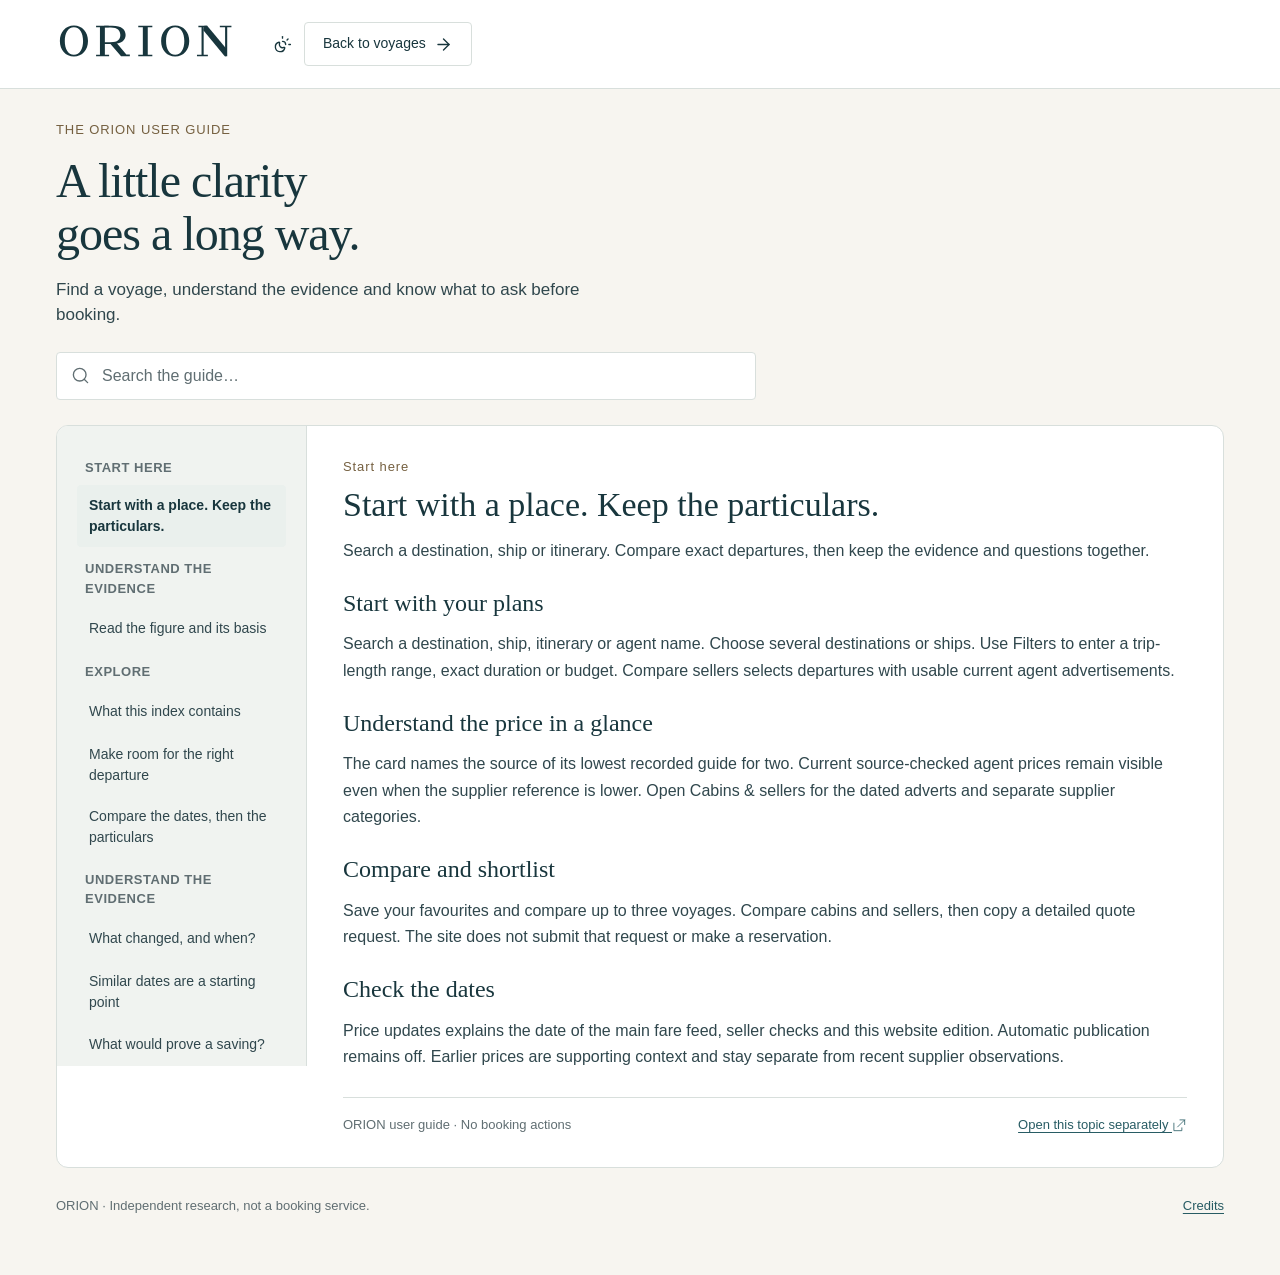
<file: help.html>
<!doctype html><html lang="en-GB"><head><meta http-equiv="Content-Security-Policy" content="default-src 'self'; script-src 'self'; style-src 'self' 'unsafe-inline'; img-src 'self' data:; connect-src 'self'; font-src 'self'; object-src 'none'; base-uri 'none'; form-action 'none'"><meta charset="utf-8"><meta name="viewport" content="width=device-width,initial-scale=1"><meta name="robots" content="noindex,nofollow"><meta name="referrer" content="no-referrer"><meta name="color-scheme" content="light dark"><title>ORION · How to use the voyage explorer</title><link rel="icon" href="assets/favicon.svg"><link rel="stylesheet" href="assets/app.css?v=2d2fa7865064"><link rel="stylesheet" href="assets/decisions.css?v=2d2fa7865064"><script defer src="assets/catalogue-contract.js?v=2d2fa7865064"></script><script defer src="assets/app.js?v=2d2fa7865064"></script><link rel="stylesheet" href="assets/experience.css?v=2d2fa7865064">
<link rel="stylesheet" href="assets/craft-tokens.css?v=2d2fa7865064">
</head><body data-mode="help">
<svg id="orion-icon-sprite" aria-hidden="true" focusable="false" width="0" height="0" style="position:absolute;overflow:hidden" xmlns="http://www.w3.org/2000/svg"><symbol id="orion-icon-arrow-right" viewBox="0 0 24 24" fill="none" stroke="currentColor" stroke-width="1.7" stroke-linecap="round" stroke-linejoin="round">
  <path d="M5 12h14" />
  <path d="m12 5 7 7-7 7" />
</symbol><symbol id="orion-icon-arrow-up-right" viewBox="0 0 32 32"><path d="M132 11 L132 27 L149 27 L149 21 M140 19 L155 4 M145 4 L155 4 L155 14" transform="translate(-128 0)" fill="none" stroke="currentColor" stroke-width="1.7" stroke-linecap="round" stroke-linejoin="round" /></symbol><symbol id="orion-icon-chart-no-axes-combined" viewBox="0 0 24 24" fill="none" stroke="currentColor" stroke-width="1.7" stroke-linecap="round" stroke-linejoin="round">
  <path d="M12 16v5" />
  <path d="M16 14.639V21" />
  <path d="M20 10.656V21" />
  <path d="m22 3-8.646 8.646a.5.5 0 0 1-.708 0L9.354 8.354a.5.5 0 0 0-.707 0L2 15" />
  <path d="M4 18.463V21" />
  <path d="M8 14.656V21" />
</symbol><symbol id="orion-icon-check" viewBox="0 0 24 24" fill="none" stroke="currentColor" stroke-width="1.7" stroke-linecap="round" stroke-linejoin="round">
  <path d="M20 6 9 17l-5-5" />
</symbol><symbol id="orion-icon-chevron-left" viewBox="0 0 24 24" fill="none" stroke="currentColor" stroke-width="1.7" stroke-linecap="round" stroke-linejoin="round">
  <path d="m15 18-6-6 6-6" />
</symbol><symbol id="orion-icon-chevron-right" viewBox="0 0 24 24" fill="none" stroke="currentColor" stroke-width="1.7" stroke-linecap="round" stroke-linejoin="round">
  <path d="m9 18 6-6-6-6" />
</symbol><symbol id="orion-icon-clock-3" viewBox="0 0 24 24" fill="none" stroke="currentColor" stroke-width="1.7" stroke-linecap="round" stroke-linejoin="round">
  <circle cx="12" cy="12" r="10" />
  <path d="M12 6v6h4" />
</symbol><symbol id="orion-icon-cloud-off" viewBox="0 0 24 24" fill="none" stroke="currentColor" stroke-width="1.7" stroke-linecap="round" stroke-linejoin="round">
  <path d="M10.94 5.274A7 7 0 0 1 15.71 10h1.79a4.5 4.5 0 0 1 4.222 6.057" />
  <path d="M18.796 18.81A4.5 4.5 0 0 1 17.5 19H9A7 7 0 0 1 5.79 5.78" />
  <path d="m2 2 20 20" />
</symbol><symbol id="orion-icon-compass" viewBox="0 0 24 24" fill="none" stroke="currentColor" stroke-width="1.7" stroke-linecap="round" stroke-linejoin="round">
  <circle cx="12" cy="12" r="10" />
  <path d="m16.24 7.76-1.804 5.411a2 2 0 0 1-1.265 1.265L7.76 16.24l1.804-5.411a2 2 0 0 1 1.265-1.265z" />
</symbol><symbol id="orion-icon-copy" viewBox="0 0 24 24" fill="none" stroke="currentColor" stroke-width="1.7" stroke-linecap="round" stroke-linejoin="round">
  <rect width="14" height="14" x="8" y="8" rx="2" ry="2" />
  <path d="M4 16c-1.1 0-2-.9-2-2V4c0-1.1.9-2 2-2h10c1.1 0 2 .9 2 2" />
</symbol><symbol id="orion-icon-download" viewBox="0 0 24 24" fill="none" stroke="currentColor" stroke-width="1.7" stroke-linecap="round" stroke-linejoin="round">
  <path d="M12 15V3" />
  <path d="M21 15v4a2 2 0 0 1-2 2H5a2 2 0 0 1-2-2v-4" />
  <path d="m7 10 5 5 5-5" />
</symbol><symbol id="orion-icon-globe-2" viewBox="0 0 24 24" fill="none" stroke="currentColor" stroke-width="1.7" stroke-linecap="round" stroke-linejoin="round">
  <path d="M21.54 15H17a2 2 0 0 0-2 2v4.54" />
  <path d="M7 3.34V5a3 3 0 0 0 3 3a2 2 0 0 1 2 2c0 1.1.9 2 2 2a2 2 0 0 0 2-2c0-1.1.9-2 2-2h3.17" />
  <path d="M11 21.95V18a2 2 0 0 0-2-2a2 2 0 0 1-2-2v-1a2 2 0 0 0-2-2H2.05" />
  <circle cx="12" cy="12" r="10" />
</symbol><symbol id="orion-icon-layout-grid" viewBox="0 0 24 24" fill="none" stroke="currentColor" stroke-width="1.7" stroke-linecap="round" stroke-linejoin="round">
  <rect width="7" height="7" x="3" y="3" rx="1" />
  <rect width="7" height="7" x="14" y="3" rx="1" />
  <rect width="7" height="7" x="14" y="14" rx="1" />
  <rect width="7" height="7" x="3" y="14" rx="1" />
</symbol><symbol id="orion-icon-list" viewBox="0 0 24 24" fill="none" stroke="currentColor" stroke-width="1.7" stroke-linecap="round" stroke-linejoin="round">
  <path d="M3 5h.01" />
  <path d="M3 12h.01" />
  <path d="M3 19h.01" />
  <path d="M8 5h13" />
  <path d="M8 12h13" />
  <path d="M8 19h13" />
</symbol><symbol id="orion-icon-refresh-cw" viewBox="0 0 24 24" fill="none" stroke="currentColor" stroke-width="1.7" stroke-linecap="round" stroke-linejoin="round">
  <path d="M3 12a9 9 0 0 1 9-9 9.75 9.75 0 0 1 6.74 2.74L21 8" />
  <path d="M21 3v5h-5" />
  <path d="M21 12a9 9 0 0 1-9 9 9.75 9.75 0 0 1-6.74-2.74L3 16" />
  <path d="M8 16H3v5" />
</symbol><symbol id="orion-icon-search" viewBox="0 0 24 24" fill="none" stroke="currentColor" stroke-width="1.7" stroke-linecap="round" stroke-linejoin="round">
  <path d="m21 21-4.34-4.34" />
  <circle cx="11" cy="11" r="8" />
</symbol><symbol id="orion-icon-share-2" viewBox="0 0 24 24" fill="none" stroke="currentColor" stroke-width="1.7" stroke-linecap="round" stroke-linejoin="round">
  <circle cx="18" cy="5" r="3" />
  <circle cx="6" cy="12" r="3" />
  <circle cx="18" cy="19" r="3" />
  <line x1="8.59" x2="15.42" y1="13.51" y2="17.49" />
  <line x1="15.41" x2="8.59" y1="6.51" y2="10.49" />
</symbol><symbol id="orion-icon-shield-check" viewBox="0 0 24 24" fill="none" stroke="currentColor" stroke-width="1.7" stroke-linecap="round" stroke-linejoin="round">
  <path d="M20 13c0 5-3.5 7.5-7.66 8.95a1 1 0 0 1-.67-.01C7.5 20.5 4 18 4 13V6a1 1 0 0 1 1-1c2 0 4.5-1.2 6.24-2.72a1.17 1.17 0 0 1 1.52 0C14.51 3.81 17 5 19 5a1 1 0 0 1 1 1z" />
  <path d="m9 12 2 2 4-4" />
</symbol><symbol id="orion-icon-ship" viewBox="0 0 24 24" fill="none" stroke="currentColor" stroke-width="1.7" stroke-linecap="round" stroke-linejoin="round">
  <path d="M12 2v2" />
  <path d="M12 9.189V13" />
  <path d="M19 12V6a2 2 0 00-2-2H7a2 2 0 00-2 2v6" />
  <path d="M19.38 19A11.6 11.6 0 0021 13l-8.188-3.639a2 2 0 00-1.624 0L3 13.001a11.6 11.6 0 002.81 7.76" />
  <path d="M2 20c.6.5 1.2 1 2.5 1 2.5 0 2.5-2 5-2 1.3 0 1.9.5 2.5 1s1.2 1 2.5 1c2.5 0 2.5-2 5-2 1.3 0 1.9.5 2.5 1" />
</symbol><symbol id="orion-icon-sliders-horizontal" viewBox="0 0 24 24" fill="none" stroke="currentColor" stroke-width="1.7" stroke-linecap="round" stroke-linejoin="round">
  <path d="M10 5H3" />
  <path d="M12 19H3" />
  <path d="M14 3v4" />
  <path d="M16 17v4" />
  <path d="M21 12h-9" />
  <path d="M21 19h-5" />
  <path d="M21 5h-7" />
  <path d="M8 10v4" />
  <path d="M8 12H3" />
</symbol><symbol id="orion-icon-sun-moon" viewBox="0 0 24 24" fill="none" stroke="currentColor" stroke-width="1.7" stroke-linecap="round" stroke-linejoin="round">
  <path d="M12 2v2" />
  <path d="M14.837 16.385a6 6 0 1 1-7.223-7.222c.624-.147.97.66.715 1.248a4 4 0 0 0 5.26 5.259c.589-.255 1.396.09 1.248.715" />
  <path d="M16 12a4 4 0 0 0-4-4" />
  <path d="m19 5-1.256 1.256" />
  <path d="M20 12h2" />
</symbol><symbol id="orion-icon-trending-down" viewBox="0 0 32 32"><path d="M3 8 L10 8 L14 15 L21 15 L25 22 M19 22 L25 22 L25 16" transform="translate(0 0)" fill="none" stroke="currentColor" stroke-width="1.7" stroke-linecap="round" stroke-linejoin="round" /></symbol><symbol id="orion-icon-x" viewBox="0 0 24 24" fill="none" stroke="currentColor" stroke-width="1.7" stroke-linecap="round" stroke-linejoin="round">
  <path d="M18 6 6 18" />
  <path d="m6 6 12 12" />
</symbol><symbol id="orion-icon-bookmark-check" viewBox="0 0 24 24" fill="none" stroke="currentColor" stroke-width="1.7" stroke-linecap="round" stroke-linejoin="round">
  <path d="M17 3a2 2 0 0 1 2 2v15a1 1 0 0 1-1.496.868l-4.512-2.578a2 2 0 0 0-1.984 0l-4.512 2.578A1 1 0 0 1 5 20V5a2 2 0 0 1 2-2z" />
  <path d="m9 10 2 2 4-4" />
</symbol><symbol id="orion-icon-notebook-pen" viewBox="0 0 32 32"><path d="M5 5 V27 M13 9 V27 M21 5 V23" fill="none" stroke="currentColor" stroke-width="1.7" stroke-linecap="square" stroke-linejoin="miter" /></symbol><symbol id="orion-icon-file-check-2" viewBox="0 0 32 32"><path d="M7 3 H23 V29 H7 Z M11 10 H19 M11 16 H19 M11 22 H16" fill="none" stroke="currentColor" stroke-width="1.7" stroke-linecap="square" stroke-linejoin="miter" /></symbol><symbol id="orion-icon-columns-3" viewBox="0 0 32 32"><path d="M3 8 H13 V25 H3 Z M19 8 H29 V25 H19 Z M16 3 V29" fill="none" stroke="currentColor" stroke-width="1.7" stroke-linecap="square" stroke-linejoin="miter" /></symbol><symbol id="orion-icon-circle-help" viewBox="0 0 32 32"><path d="M7 8 C7 1 25 1 25 10 C25 16 16 14 16 21 M16 26 V29" fill="none" stroke="currentColor" stroke-width="1.7" stroke-linecap="square" stroke-linejoin="miter" /></symbol><symbol id="orion-icon-calendar-days" viewBox="0 0 32 32"><path d="M4 7 H28 V29 H4 Z M4 14 H28 M10 3 V11 M22 3 V11 M10 20 H14 M18 20 H22" fill="none" stroke="currentColor" stroke-width="1.7" stroke-linecap="square" stroke-linejoin="miter" /></symbol><symbol id="orion-icon-bookmark" viewBox="0 0 32 32"><path d="M8 3 H24 V29 L16 23 L8 29 Z" fill="none" stroke="currentColor" stroke-width="1.7" stroke-linecap="square" stroke-linejoin="miter" /></symbol></svg><a class="skip-link" href="#helpArticle">Skip to guide</a><header class="site-header"><div class="header-inner"><a class="wordmark craft-wordmark" href="./" aria-label="ORION. Independent Windstar discovery. Home."><img class="craft-logo logo-light" src="assets/orion-logo.svg" alt="ORION" width="164" height="35"><img class="craft-logo logo-dark" src="assets/orion-logo-reverse.svg" alt="" aria-hidden="true" width="164" height="35"></a><div class="header-tools"><button class="icon-btn" data-action="theme" id="themeButton" aria-label="Appearance: system"><svg class="icon" aria-hidden="true"><use href="#orion-icon-sun-moon"></use></svg></button><a class="button secondary" href="./">Back to voyages <svg class="icon" aria-hidden="true"><use href="#orion-icon-arrow-right"></use></svg></a></div></div></header><main class="shell standalone-help"><div class="eyebrow">THE ORION USER GUIDE</div><h1>A little clarity<br>goes a long way.</h1><p class="help-lead">Find a voyage, understand the evidence and know what to ask before booking.</p><label class="search-field" for="helpSearch"><svg class="icon" aria-hidden="true"><use href="#orion-icon-search"></use></svg><input id="helpSearch" type="search" aria-label="Search the ORION guide" placeholder="Search the guide…" autocomplete="off"></label><div class="help-layout"><nav id="helpNav" aria-label="Help topics"></nav><article id="helpArticle" class="help-article" tabindex="-1"><p>Loading the guide…</p></article></div><footer class="site-footer"><span>ORION · Independent research, not a booking service.</span><a href="assets/THIRD_PARTY_NOTICES.txt">Credits</a></footer></main><div id="toast" class="toast" role="status" hidden></div><noscript><div class="no-script">The complete readable guide is available in <a href="GUIDE.md">GUIDE.md</a>. JavaScript enables its searchable interface.</div></noscript></body></html>
</file>
<file: assets/app.css>
/* ORION 2.0 / editorial discovery, quiet evidence, deliberate interaction. */
:root{--bg:#f5f6f3;--surface:#fff;--surface-2:#eff2f0;--surface-3:#e5ece9;--ink:#193643;--text:#425966;--muted:#566c77;--line:#dce3df;--blue:#2f637c;--blue-soft:#e7f0f4;--nav:#173746;--nav-text:#f1f6f5;--accent:#856333;--amber:#795a26;--amber-bg:#f8f2e5;--shadow:0 10px 35px #1d3a4910;--large-shadow:0 20px 85px #142d4040;--radius:16px;--header-bg:#f8faf8ed;color-scheme:light;--serif:"Iowan Old Style","Baskerville","Palatino Linotype",Georgia,serif;--sans:-apple-system,BlinkMacSystemFont,"Segoe UI",Arial,sans-serif}
:root[data-theme=dark]{--bg:#111c24;--surface:#1b2a34;--surface-2:#21333d;--surface-3:#2a404b;--ink:#edf3f2;--text:#c6d4d8;--muted:#a0b4bd;--line:#344953;--blue:#a3cfe4;--blue-soft:#253f50;--nav:#112c3a;--nav-text:#f1f6f5;--accent:#c3a276;--amber:#e5c487;--amber-bg:#3a3324;--shadow:0 10px 35px #0002;--large-shadow:0 20px 85px #0009;--header-bg:#172630ee;color-scheme:dark}
@media(prefers-color-scheme:dark){:root:not([data-theme=light]){--bg:#111c24;--surface:#1b2a34;--surface-2:#21333d;--surface-3:#2a404b;--ink:#edf3f2;--text:#c6d4d8;--muted:#a0b4bd;--line:#344953;--blue:#a3cfe4;--blue-soft:#253f50;--nav:#112c3a;--nav-text:#f1f6f5;--accent:#c3a276;--amber:#e5c487;--amber-bg:#3a3324;--shadow:0 10px 35px #0002;--large-shadow:0 20px 85px #0009;--header-bg:#172630ee;color-scheme:dark}}
*{box-sizing:border-box}html{scroll-padding-top:100px;scroll-behavior:smooth}body{margin:0;color:var(--ink);background:var(--bg);font:14px/1.5 var(--sans);-webkit-font-smoothing:antialiased}button,input,select,textarea{font:inherit}button,a,input,select{-webkit-tap-highlight-color:transparent}button{cursor:pointer}button:disabled{cursor:not-allowed;opacity:.45}a{color:var(--blue);text-underline-offset:3px}button{color:inherit}a,button{touch-action:manipulation}h1,h2,h3,p{margin:0}h1,h2,h3{font-weight:600}button:focus-visible,a:focus-visible,input:focus-visible,select:focus-visible,summary:focus-visible,[tabindex]:focus-visible{outline:3px solid var(--blue);outline-offset:3px}input,select,textarea{max-width:100%;color:var(--ink);background:var(--surface)}[hidden]{display:none!important}.sr-only{position:absolute;width:1px;height:1px;margin:-1px;overflow:hidden;clip:rect(0,0,0,0);white-space:nowrap;border:0}.skip-link{position:fixed;top:-100px;left:20px;z-index:99999;background:var(--nav);color:white;padding:13px 18px;border-radius:8px}.skip-link:focus{top:10px}.icon{width:19px;height:19px;stroke:currentColor;stroke-width:1.75;fill:none;stroke-linecap:round;stroke-linejoin:round;flex:none;vertical-align:middle}.icon.sm{width:15px;height:15px}.brand-icon{width:35px;height:35px;stroke:currentColor;fill:none;stroke-width:1.4;flex:none}.button{display:inline-flex;align-items:center;justify-content:center;gap:8px;padding:11px 16px;min-height:42px;border:1px solid transparent;border-radius:9px;font-weight:600;font-size:12px;text-decoration:none;white-space:nowrap;transition:background .15s,border-color .15s,transform .15s}.button:active{transform:translateY(1px)}.button.primary{color:var(--nav-text);background:var(--nav);border-color:var(--nav)}.button.primary:hover{background:#294f63}.button.secondary{border-color:var(--line);background:var(--surface);color:var(--ink)}.button.secondary:hover{background:var(--surface-2);border-color:var(--muted)}.button.quiet{background:transparent;color:var(--text)}.button.quiet:hover{background:var(--surface-2)}.icon-btn{display:inline-flex;justify-content:center;align-items:center;width:42px;height:42px;flex:none;border:1px solid transparent;border-radius:9px;background:transparent;color:var(--text)}.icon-btn:hover{background:var(--surface-2)}.icon-btn.selected{color:var(--blue);background:var(--blue-soft)}.icon-btn.selected .icon{fill:var(--blue);fill-opacity:.12}.info-btn{display:inline-flex;width:25px;height:25px;align-items:center;justify-content:center;border:0;background:transparent;border-radius:50%;font:500 12px var(--serif);color:var(--blue);vertical-align:middle;position:relative}.info-btn:before{content:"";position:absolute;inset:5px;border:1px solid currentColor;border-radius:50%}.info-btn:hover{background:var(--blue-soft)}.text-link,.inline-link{display:inline-flex;align-items:center;gap:6px;background:none;border:0;color:var(--blue);padding:0;font-size:12px;font-weight:650;text-decoration:none;min-height:30px}.text-link:hover,.inline-link:hover{text-decoration:underline}.inline-link{font-size:inherit;font-weight:inherit}.eyebrow,.mini-label{font-size:10px;letter-spacing:1.7px;font-weight:700;color:var(--accent)}.muted,.subtle{color:var(--muted)}
.site-header{position:sticky;top:0;z-index:20;background:var(--header-bg);border-bottom:1px solid var(--line);backdrop-filter:blur(16px);-webkit-backdrop-filter:blur(16px)}.header-inner{max-width:1512px;margin:auto;min-height:80px;padding:0 40px;display:flex;align-items:center;gap:32px}.wordmark{display:flex;align-items:center;gap:12px;color:var(--ink);text-decoration:none;font:500 25px/1 var(--serif);letter-spacing:2.9px}.wordmark small{display:block;font:400 9px/1.5 var(--sans);letter-spacing:1.05px;color:var(--muted);margin-top:6px}.main-nav{display:flex;gap:4px;margin:auto;align-self:stretch}.main-nav button{font-size:12px;font-weight:600;background:transparent;border:0;border-radius:0;padding:0 19px;color:var(--muted);position:relative;white-space:nowrap}.main-nav button:hover{color:var(--ink)}.main-nav button[aria-current=page]{color:var(--ink)}.main-nav button[aria-current=page]:after{content:"";position:absolute;height:2px;background:var(--blue);left:18px;right:18px;bottom:0}.nav-count{display:inline-flex;align-items:center;justify-content:center;margin-left:5px;min-width:20px;padding:1px 6px;border-radius:99px;font-size:10px;background:var(--surface-3);color:var(--text)}.header-tools{display:flex;gap:4px;align-items:center}.shell{max-width:1392px;padding:36px 40px 28px;margin:0 auto}.hero{display:grid;grid-template-columns:minmax(0,1.5fr) minmax(300px,.7fr);gap:64px;align-items:center;padding:10px 0 32px}.hero h1{font:400 54px/1.04 var(--serif);letter-spacing:-1.3px;margin:13px 0 16px}.hero-copy p{color:var(--text);font-size:14px;line-height:1.65}.hero-aside{padding-left:29px;border-left:1px solid var(--line)}.journey-guide h2{font:400 28px/1.2 var(--serif);margin:7px 0}.journey-guide p{font-size:12px;color:var(--muted);line-height:1.6}.journey-guide .text-link{margin-top:5px}.data-pill{display:flex;gap:9px;align-items:center;color:var(--muted);font-size:11px;border:1px solid var(--line);background:var(--surface);border-radius:7px;padding:10px 11px;margin-top:16px;width:100%;text-align:left}.data-pill .icon{margin-left:auto}.data-pill:hover{border-color:var(--muted)}.status-light{height:6px;width:6px;background:var(--blue);border-radius:50%;flex:none}.pulse{display:grid;grid-template-columns:repeat(3,minmax(0,1fr)) minmax(240px,.95fr);margin:0 0 33px;border-block:1px solid var(--line);padding:17px 0}.pulse>button{display:grid;grid-template-columns:auto 1fr auto;gap:9px;align-items:center;text-align:left;background:none;border:0;border-right:1px solid var(--line);padding:5px 19px;font-size:11px;color:var(--muted)}.pulse>button:first-child{padding-left:0}.pulse>button:hover{background:var(--surface-2);color:var(--blue)}.pulse-value{font-size:23px;line-height:1.2;color:var(--ink);font-variant-numeric:tabular-nums;letter-spacing:-.8px;font-weight:450}.pulse-note{display:flex;align-items:center;justify-content:flex-end;gap:12px;font-size:11px;color:var(--muted);line-height:1.6}.pulse-note>.icon{width:23px;height:23px}.pulse-note .inline-link{min-height:21px;color:var(--blue)}.section-top{display:flex;align-items:center;justify-content:space-between;gap:18px;margin-bottom:17px}.section-top h2{font:400 30px/1.2 var(--serif);letter-spacing:-.4px}.subtle{font-size:12px;margin-top:5px}.top-actions{display:flex;align-items:center;gap:4px}.filter-bar{display:flex;align-items:center;border:1px solid var(--line);border-radius:12px;background:var(--surface);padding:7px;gap:4px;box-shadow:0 3px 8px #17334304}.search-field{display:flex;align-items:center;gap:11px;background:var(--surface);border:1px solid transparent;border-radius:7px;padding:0 12px;min-width:0;flex:1}.search-field:focus-within{border-color:var(--blue);box-shadow:0 0 0 1px var(--blue)}.search-field>.icon{color:var(--muted)}.search-field input{width:100%;min-width:0;border:0;outline:none!important;height:44px;background:transparent;font-size:13px}.search-field input::placeholder{color:var(--muted);opacity:1}.search-field kbd{color:var(--muted);border:1px solid var(--line);font:11px var(--sans);padding:0 5px;border-radius:4px}.select-pill{display:flex;align-items:center;gap:9px;padding-left:12px;border-left:1px solid var(--line);min-width:185px}.select-pill>.icon{color:var(--muted)}.select-pill select{border:0;outline:none;border-radius:6px;font-size:12px;font-weight:550;max-width:210px;height:44px;padding:0 25px 0 0;background:transparent}.filter-button{display:flex;align-items:center;gap:9px;padding:0 15px;height:44px;border:0;border-left:1px solid var(--line);background:transparent;font-size:12px;white-space:nowrap}.filter-button:hover{background:var(--surface-2);border-radius:6px}.tiny-count{background:var(--blue-soft);color:var(--blue);font-size:10px;padding:1px 5px;border-radius:4px}.active-chips{display:flex;align-items:center;gap:6px;flex-wrap:wrap;margin-top:12px}.active-chips:empty{margin:0}.chip{display:inline-flex;align-items:center;gap:6px;font-size:10px;border:1px solid var(--line);background:var(--surface);border-radius:6px;padding:5px 8px;color:var(--text);min-height:30px}.chip:hover{border-color:var(--blue)}.chip .icon{height:12px;width:12px}.chip-clear{border:0;background:none;color:var(--blue);padding:4px 8px;font-size:11px;min-height:30px}.results-toolbar{display:flex;align-items:center;justify-content:space-between;gap:16px;margin:19px 0 16px}.quick-views{display:flex;align-items:center;gap:6px;flex-wrap:wrap}.quick-views button{display:flex;gap:6px;align-items:center;min-height:34px;background:transparent;border:1px solid transparent;border-radius:99px;padding:6px 12px;color:var(--muted);font-size:11px;font-weight:600;white-space:nowrap}.quick-views button:hover{background:var(--surface-2)}.quick-views button[aria-pressed=true]{border-color:var(--line);background:var(--surface);color:var(--ink);box-shadow:0 1px 3px #15334505}.calendar-toggle{font-size:11px;padding-right:0}.calendar-panel{padding:22px 25px;border:1px solid var(--line);background:var(--surface);border-radius:12px;margin-bottom:22px}.chart-title{display:flex;justify-content:space-between;gap:15px}.chart-title h3{font:400 23px/1.3 var(--serif)}.chart-title p{font-size:11px;color:var(--muted);margin-top:5px}.select-small select{background:var(--surface);border:1px solid var(--line);border-radius:6px;padding:8px 12px;font-size:12px}.chart-wrap{position:relative;width:100%;height:240px;margin:20px 0 8px}.calendar-chart{height:190px}.chart-data{font-size:11px;color:var(--muted);margin-top:15px}.chart-data summary{cursor:pointer;min-height:28px}.chart-data table{margin-top:8px}.result-meta{display:flex;justify-content:space-between;gap:12px;align-items:center;margin:18px 0 14px}.result-meta>div:first-child{display:flex;align-items:center;gap:8px;flex-wrap:wrap}.result-meta strong{font-weight:650;font-size:12px}.result-meta .muted{font-size:10px}.display-controls{display:flex;gap:10px;align-items:center}.sort-control{display:flex;align-items:center;gap:7px;color:var(--muted);font-size:10px;white-space:nowrap}.sort-control select{border:0;max-width:190px;background:transparent;color:var(--ink);font-size:11px;padding:7px 6px;min-height:35px}.view-switch{display:flex;padding:3px;border:1px solid var(--line);background:var(--surface);border-radius:7px}.view-switch button{display:flex;align-items:center;justify-content:center;width:30px;height:30px;border:0;border-radius:4px;background:transparent;color:var(--muted)}.view-switch button[aria-pressed=true]{background:var(--surface-3);color:var(--ink)}.view-switch .icon{width:16px;height:16px}.saved-notice{font-size:12px;color:var(--muted);margin:13px 0 22px}.voyage-grid{display:grid;grid-template-columns:repeat(3,minmax(0,1fr));gap:17px}.voyage-card{background:var(--surface);border:1px solid var(--line);border-radius:12px;overflow:hidden;min-width:0;display:flex;flex-direction:column;transition:box-shadow .18s,border-color .18s,transform .18s}.voyage-card:hover{border-color:#9aaeb6;box-shadow:var(--shadow);transform:translateY(-2px)}.card-main{padding:18px 19px 15px;display:flex;flex-direction:column;flex:1}.card-top{display:flex;align-items:center;justify-content:space-between;gap:8px;margin:-6px -7px 5px 0}.ship-label{display:flex;align-items:center;gap:7px;font-size:10px;color:var(--muted);font-weight:650;letter-spacing:.2px}.ship-label .icon{width:15px;height:15px}.save-button{width:34px;height:34px;min-width:34px}.card-region{font-size:9px;color:var(--accent);text-transform:uppercase;letter-spacing:1.25px;font-weight:700;margin:3px 0 7px}.card-title{font:400 24px/1.18 var(--serif);letter-spacing:-.25px;display:-webkit-box;-webkit-line-clamp:2;-webkit-box-orient:vertical;overflow:hidden;min-height:57px}.card-route{font-size:11px;color:var(--muted);margin-top:7px;white-space:nowrap;text-overflow:ellipsis;overflow:hidden}.card-date{display:flex;align-items:center;gap:7px;font-size:11px;font-weight:550;margin:16px 0 0}.card-date .icon{width:14px;height:14px;color:var(--muted)}.date-sep{color:var(--line);padding:0 1px}.product-kind{color:var(--muted);font-size:9px;min-height:16px;margin:4px 0 0 21px}.card-price-row{display:flex;justify-content:space-between;align-items:flex-end;gap:8px;padding-top:16px;margin-top:12px;border-top:1px solid var(--line)}.price-caption{font-size:9px;color:var(--muted);font-weight:550;display:flex;align-items:center;gap:3px}.price-figure{font-size:28px;letter-spacing:-1px;font-weight:450;font-variant-numeric:tabular-nums;line-height:1.3}.price-figure small{font-size:11px;font-weight:400;color:var(--muted);letter-spacing:0;margin-left:3px}.evidence-badge{display:inline-flex;align-items:center;gap:5px;border-radius:5px;padding:5px 7px;line-height:1.25;font-size:9px;font-weight:650;color:var(--blue);background:var(--blue-soft);max-width:141px;text-align:right;border:0}.evidence-badge .icon{width:12px;height:12px}.evidence-badge.neutral{color:var(--muted);background:var(--surface-2);font-weight:450}.card-evidence{display:flex;justify-content:space-between;align-items:center;margin-top:12px;gap:8px;color:var(--muted);font-size:10px;min-height:17px}.card-evidence .icon{width:12px;height:12px;margin-right:3px}.card-actions{display:flex;gap:7px;padding:11px 13px;border-top:1px solid var(--line);background:color-mix(in srgb,var(--surface),var(--bg) 45%);align-items:center}.card-actions>.button{flex:1;min-height:36px;padding:8px 10px;font-size:11px}.compare-select{display:flex;align-items:center;gap:6px;background:transparent;border:0;border-radius:6px;padding:7px;font-size:10px;color:var(--muted);min-height:36px}.compare-select[aria-pressed=true]{color:var(--blue);background:var(--blue-soft)}.compare-select .box{width:13px;height:13px;border:1px solid var(--muted);border-radius:3px;display:flex;align-items:center;justify-content:center}.compare-select .box .icon{width:11px;height:11px}.compare-select[aria-pressed=true] .box{border-color:var(--blue)}.loading-state,.empty-state{grid-column:1/-1;border:1px dashed var(--line);border-radius:12px;padding:60px 24px;background:var(--surface);text-align:center;color:var(--muted)}.empty-state>.icon{width:33px;height:33px;margin-bottom:14px;color:var(--blue)}.empty-state h3,.loading-state h3{font:400 28px/1.25 var(--serif);color:var(--ink);margin-bottom:10px}.empty-state p,.loading-state p{font-size:13px;max-width:500px;line-height:1.65;margin:0 auto 18px}.spinner{display:inline-block;width:28px;height:28px;border:2px solid var(--line);border-top-color:var(--blue);border-radius:50%;animation:spin 1s linear infinite;margin-bottom:12px}@keyframes spin{to{transform:rotate(360deg)}}.pagination{display:flex;align-items:center;justify-content:space-between;gap:12px;margin-top:24px;font-size:11px;color:var(--muted)}.page-controls{display:flex;align-items:center;gap:5px}.page-button{height:36px;min-width:36px;border:1px solid transparent;border-radius:6px;background:transparent;font-size:11px;color:var(--text)}.page-button[aria-current=page]{border-color:var(--line);background:var(--surface);font-weight:700;color:var(--ink)}.page-button:hover:not(:disabled){background:var(--surface-2)}.page-button .icon{height:15px;width:15px}.list-wrap{grid-column:1/-1;overflow:auto;background:var(--surface);border:1px solid var(--line);border-radius:10px}.data-table{width:100%;border-collapse:collapse;text-align:left;font-size:11px;min-width:600px}.data-table th{padding:11px 13px;font-size:9px;letter-spacing:.4px;color:var(--muted);font-weight:650;background:var(--surface-2);border-bottom:1px solid var(--line)}.data-table td{padding:13px;border-bottom:1px solid var(--line);vertical-align:top}.data-table tr:last-child td{border-bottom:0}.data-table td strong{font-weight:550;display:block;font-size:12px;color:var(--ink)}.data-table small{display:block;font-size:10px;color:var(--muted);margin-top:4px}.data-table .money{font-variant-numeric:tabular-nums;white-space:nowrap}.list-title{border:0;background:none;padding:0;font:400 19px/1.3 var(--serif);color:var(--ink);text-align:left}.list-title:hover{color:var(--blue);text-decoration:underline}.row-actions{display:flex;gap:2px;align-items:center}.bottom-guide{margin-top:40px;border-top:1px solid var(--line);border-bottom:1px solid var(--line);padding:26px 0;display:flex;align-items:center;gap:17px}.guide-mark{width:44px;height:44px;border:1px solid var(--line);border-radius:50%;display:flex;align-items:center;justify-content:center;flex:none}.guide-mark .icon{width:24px;height:24px}.bottom-guide h2{font:400 24px/1.2 var(--serif)}.bottom-guide p{font-size:12px;color:var(--muted);margin-top:6px}.bottom-guide>.button{margin-left:auto}.site-footer{padding:23px 0 0;display:flex;align-items:center;justify-content:space-between;gap:20px;color:var(--muted);font-size:10px}.site-footer>div:first-child{display:flex;align-items:center;gap:12px}.site-footer strong{letter-spacing:1.5px;color:var(--ink);font-size:11px}.footer-links{display:flex;gap:15px;align-items:center;flex-wrap:wrap}.footer-links button{background:none;border:0;padding:0;color:var(--muted);font-size:10px;min-height:30px}.footer-links a{color:var(--muted);text-decoration:none}.footer-links button:hover,.footer-links a:hover{color:var(--blue);text-decoration:underline}.compare-tray{position:fixed;z-index:25;bottom:20px;left:50%;transform:translateX(-50%);width:min(760px,calc(100vw - 32px));display:flex;align-items:center;justify-content:space-between;gap:16px;padding:16px 20px;background:var(--nav);color:var(--nav-text);border-radius:12px;box-shadow:var(--large-shadow)}.tray-label{display:block;color:#b1c5cc;font-size:9px;letter-spacing:1.2px}.compare-tray strong{display:block;font-size:13px;font-weight:550;margin-top:2px}.compare-tray #compareNames{display:block;font-size:10px;color:#b9cdd4;max-width:420px;overflow:hidden;white-space:nowrap;text-overflow:ellipsis;margin-top:3px}.tray-actions{display:flex;gap:8px;align-items:center}.button.light-primary{background:#f1f5f4;border-color:#f1f5f4;color:#193a4a}.button.light-primary:hover{background:#ddeae8}.button.tray-clear{color:#e7f0ee;background:none}.notice-banner{border:1px solid #cab985;padding:12px 16px;background:var(--amber-bg);color:var(--amber);font-size:12px;border-radius:8px;display:flex;align-items:center;gap:10px;margin:0 0 20px}.notice-banner .inline-link{margin-left:auto}.notice-banner .icon{flex:none}.notice{padding:14px 16px;background:var(--surface-2);border:1px solid var(--line);border-radius:9px;color:var(--text);font-size:12px;line-height:1.65;margin:16px 0}.notice.important{background:var(--amber-bg);border-color:color-mix(in srgb,var(--amber),transparent 70%);color:var(--amber)}
/* Drawers and dialogs */
body:has(dialog[open]){overflow:hidden}dialog{background:var(--surface);color:var(--ink);border:1px solid var(--line);border-radius:17px;padding:0;max-height:calc(100dvh - 56px);width:calc(100vw - 40px);box-shadow:var(--large-shadow);overflow:auto;overscroll-behavior:contain}dialog::backdrop{background:#071c2b91;backdrop-filter:blur(3px)}.dialog-head{display:flex;align-items:flex-start;justify-content:space-between;gap:20px;padding:26px 29px 21px;border-bottom:1px solid var(--line);position:relative}.dialog-head h2{font:400 31px/1.15 var(--serif);letter-spacing:-.5px;margin-top:5px}.dialog-content{padding:24px 29px}.dialog-foot{display:flex;align-items:center;justify-content:space-between;gap:12px;padding:17px 29px;background:var(--surface);border-top:1px solid var(--line);position:sticky;bottom:0;z-index:2}.filter-dialog{max-width:610px}.close{background:var(--surface-2);border:0;border-radius:50%;width:35px;height:35px}.close:hover{background:var(--surface-3)}.form-grid{display:grid;grid-template-columns:1fr 1fr;gap:20px 17px;margin-top:22px}.form-grid label{font-size:11px;color:var(--text);font-weight:600;display:block}.form-grid input,.form-grid select{width:100%;margin-top:8px;padding:11px 10px;border:1px solid var(--line);border-radius:7px;font-weight:400;font-size:13px;height:43px;background:var(--surface)}.form-grid .span-2{grid-column:1/-1}.form-grid .info-btn{margin:-5px 0;vertical-align:middle}.form-note{font-size:11px;color:var(--muted);line-height:1.6;margin-top:22px}.date-presets{margin:0;padding:0;border:0;display:flex;flex-wrap:wrap;gap:7px}.date-presets legend{font-size:11px;font-weight:600;color:var(--text);margin-bottom:10px}.date-presets button{border:1px solid var(--line);background:var(--surface);border-radius:7px;padding:8px 12px;font-size:11px;min-height:36px}.date-presets button:hover{border-color:var(--blue);background:var(--blue-soft);color:var(--blue)}.voyage-dialog{max-width:960px}.voyage-head{padding:27px 29px 22px}.voyage-kicker{color:var(--muted);font-size:11px;display:flex;align-items:center;gap:7px;margin-bottom:8px}.voyage-head h2{font:400 36px/1.12 var(--serif);max-width:750px;margin-right:50px}.voyage-close{position:absolute;top:23px;right:23px}.voyage-context{display:flex;gap:14px;flex-wrap:wrap;font-size:12px;color:var(--muted);margin-top:13px}.voyage-context span{display:flex;gap:6px;align-items:center}.voyage-context .icon{height:14px;width:14px}.voyage-tabs{display:flex;gap:7px;padding:0 29px;border-bottom:1px solid var(--line);position:sticky;top:0;background:var(--surface);z-index:2;overflow:auto}.voyage-tabs button{padding:13px 13px 12px;border:0;border-bottom:2px solid transparent;background:transparent;color:var(--muted);font-weight:600;font-size:11px;white-space:nowrap}.voyage-tabs button[aria-selected=true]{color:var(--ink);border-bottom-color:var(--blue)}.voyage-pane{padding:23px 29px}.detail-summary{display:grid;grid-template-columns:1.2fr 1fr;gap:30px}.detail-price{font-size:40px;font-weight:400;letter-spacing:-1.6px;font-variant-numeric:tabular-nums}.detail-price small{font-size:13px;letter-spacing:0;color:var(--muted);font-weight:400}.detail-label{font-size:11px;color:var(--muted)}.detail-meta{font-size:11px;color:var(--muted);margin-top:8px;line-height:1.6}.summary-evidence{border-left:1px solid var(--line);padding-left:24px}.summary-evidence h3{font:400 24px/1.2 var(--serif);margin-bottom:9px}.summary-evidence p{font-size:12px;color:var(--text);line-height:1.6}.detail-heading{font:400 24px/1.2 var(--serif);margin:23px 0 8px}.section-caption{color:var(--muted);font-size:12px;margin-bottom:13px}.quote-checks{padding:13px 0;display:grid;grid-template-columns:repeat(3,minmax(0,1fr));gap:10px}.quote-checks>div{display:flex;justify-content:space-between;gap:8px;font-size:11px;padding:10px 12px;background:var(--surface-2);border-radius:7px}.quote-checks span{color:var(--muted)}.check-needed{font-size:9px;color:var(--amber);background:var(--amber-bg);padding:2px 5px;border-radius:3px;white-space:nowrap}.source-actions{display:flex;gap:8px;flex-wrap:wrap;margin-top:15px}.source-actions a{padding:9px 12px;border:1px solid var(--line);border-radius:7px;text-decoration:none;font-size:11px;display:inline-flex;align-items:center;gap:6px}.source-actions a:hover{background:var(--surface-2)}.voyage-footer{display:flex;align-items:center;justify-content:space-between;gap:12px;padding:15px 29px;border-top:1px solid var(--line);background:var(--surface);position:sticky;bottom:0;z-index:3}.voyage-footer>div{display:flex;gap:7px}.table-scroll{overflow:auto;border:1px solid var(--line);border-radius:8px}.table-scroll .data-table{min-width:550px}.selected-row{background:var(--blue-soft)}.price-column-select{display:flex;align-items:center;gap:10px;font-size:11px;flex-wrap:wrap;margin-bottom:20px}.price-column-select select{border:1px solid var(--line);border-radius:6px;padding:8px 10px;max-width:260px}.history-kpis{display:grid;grid-template-columns:repeat(3,1fr);gap:1px;background:var(--line);border:1px solid var(--line);border-radius:9px;overflow:hidden;margin:17px 0}.history-kpis>div{background:var(--surface-2);padding:13px 15px}.history-kpis span{font-size:10px;color:var(--muted);display:block}.history-kpis strong{font-size:21px;font-weight:450;letter-spacing:-.5px;display:block;margin-top:5px}.history-chart{height:240px}.data-state{font-size:10px;color:var(--muted);line-height:1.55}.quote-preview{font:12px/1.65 var(--sans);white-space:pre-wrap;padding:17px;background:var(--surface-2);border:1px solid var(--line);border-radius:7px;max-height:290px;overflow:auto}.date-table-button{border:0;background:none;font-size:12px;color:var(--blue);text-align:left;padding:4px 0;font-weight:600;min-height:32px}.date-table-button:hover{text-decoration:underline}.comparison-dialog{max-width:1090px}.comparison-table{min-width:630px}.comparison-table th:first-child{width:140px}.comparison-table td:first-child{font-size:11px;color:var(--muted)}.comparison-table .compare-title{font:400 22px/1.2 var(--serif);color:var(--ink);margin-bottom:5px;min-width:150px}.comparison-table td{font-size:12px;line-height:1.5}.comparison-table .table-amount{font-size:24px;letter-spacing:-.6px}.comparison-table .row-label{font-weight:600}.offer-grid{display:grid;grid-template-columns:repeat(2,minmax(0,1fr));gap:18px;margin-top:20px}.offer-card{background:var(--surface);border:1px solid var(--line);border-radius:12px;padding:23px}.offer-card h3{font:400 25px/1.2 var(--serif);margin:9px 0 12px}.offer-card p{font-size:12px;color:var(--text);line-height:1.65}.offer-top{display:flex;align-items:center;justify-content:space-between;gap:10px;font-size:9px;font-weight:650;letter-spacing:.6px;color:var(--muted);text-transform:uppercase}.offer-state{display:inline-block;padding:5px 8px;background:var(--amber-bg);color:var(--amber);border-radius:5px;font-size:10px;margin:13px 0}.offer-dimensions{display:grid;grid-template-columns:repeat(3,1fr);gap:10px;margin:7px 0 17px}.offer-dimensions span{display:block;font-size:9px;color:var(--muted);margin-bottom:3px}.offer-dimensions strong{font-size:11px;font-weight:500}.offer-next{padding-top:12px;border-top:1px solid var(--line)}.offer-bottom{font-size:10px;color:var(--muted);margin-top:17px;display:flex;justify-content:space-between;gap:10px}.offer-bottom a{font-size:10px}.checkline{display:flex;align-items:center;gap:8px;font-size:12px;color:var(--text)}input[type=checkbox]{accent-color:var(--blue);height:16px;width:16px}.excluded-toggle{margin:23px 0 10px}.status-dialog{max-width:630px}.status-rows{margin:0}.status-rows>div{display:grid;grid-template-columns:1fr 1.15fr;gap:16px;padding:15px 0;border-bottom:1px solid var(--line)}.status-rows dt{font-size:12px;color:var(--muted)}.status-rows dd{font-size:12px;font-weight:550;margin:0}.status-rows dd small{display:block;font-weight:400;font-size:10px;color:var(--muted);margin-top:5px}.status-actions{display:flex;gap:10px;margin-top:20px}.help-dialog{max-width:990px}.help-search{padding:18px 28px;border-bottom:1px solid var(--line)}.help-search .search-field,.standalone-help>.search-field{border:1px solid var(--line);background:var(--surface-2)}.help-layout{display:grid;grid-template-columns:240px 1fr;min-height:370px}.help-layout nav{padding:19px 15px;border-right:1px solid var(--line);background:color-mix(in srgb,var(--surface),var(--bg) 70%)}.help-group-label{font-size:9px;font-weight:700;text-transform:uppercase;letter-spacing:.9px;color:var(--muted);padding:14px 10px 7px}.help-topic{display:block;text-align:left;font-size:11px;width:100%;background:none;border:0;color:var(--text);border-radius:6px;padding:10px;line-height:1.4;min-height:35px}.help-topic:hover{background:var(--surface-3)}.help-topic[aria-current=page]{background:var(--blue-soft);color:var(--blue);font-weight:600}.help-article{padding:26px 31px 40px;min-width:0;overflow-wrap:anywhere}.help-article>.eyebrow{margin-bottom:9px}.help-article h3{font:400 31px/1.2 var(--serif);margin-bottom:12px}.help-article .article-intro{font-size:14px;color:var(--text);line-height:1.7}.help-article h4{font-size:13px;color:var(--ink);margin:24px 0 8px;font-weight:650}.help-article p{font-size:12px;line-height:1.8;color:var(--text);margin-bottom:10px}.help-article .article-footer{border-top:1px solid var(--line);margin-top:27px;padding-top:17px;display:flex;gap:15px;align-items:center;justify-content:space-between;font-size:10px;color:var(--muted)}.help-empty{padding:18px;color:var(--muted);font-size:12px}.standalone-help{max-width:1160px;padding-top:48px}.standalone-help h1{font:400 52px/1.07 var(--serif);letter-spacing:-1px;margin:14px 0}.help-lead{font-size:15px;color:var(--text);margin:0 0 25px}.standalone-help>.search-field{max-width:620px}.standalone-help>.help-layout{border:1px solid var(--line);border-radius:12px;background:var(--surface);overflow:hidden;margin-top:25px}.tip-popover{margin:0;position:fixed;inset:auto;width:min(330px,calc(100vw - 24px));max-height:70vh;overflow:auto;border:1px solid var(--line);border-radius:11px;padding:18px;background:var(--surface);color:var(--ink);box-shadow:var(--large-shadow);z-index:500}.tip-popover h3{font-size:13px;font-weight:650;margin-bottom:7px}.tip-popover p{font-size:12px;color:var(--text);line-height:1.65;margin-bottom:9px}.tip-popover .text-link{font-size:11px}.toast{position:fixed;bottom:27px;left:50%;transform:translateX(-50%);z-index:1000;max-width:calc(100vw - 28px);padding:12px 18px;border-radius:9px;background:var(--ink);color:var(--surface);font-size:12px;box-shadow:var(--large-shadow);text-align:center}.no-script{padding:20px;position:relative;background:var(--amber-bg);color:var(--amber)}
@media(min-width:1500px){.shell{max-width:1440px}.header-inner{padding-inline:55px}.hero h1{font-size:60px}}
@media(max-width:1150px){.header-inner{padding-inline:28px;gap:15px}.main-nav button{padding-inline:13px}.shell{padding-inline:28px}.pulse{grid-template-columns:repeat(3,1fr)}.pulse-note{display:none}.hero{gap:32px}.hero h1{font-size:49px}.voyage-grid{grid-template-columns:repeat(2,minmax(0,1fr))}.filter-bar .select-pill{min-width:150px}.select-pill select{max-width:165px}.filter-button{padding:0 11px}.result-meta .muted{display:none}.header-tools .help-trigger span{display:none}.header-tools .help-trigger{padding:10px}.card-title{min-height:57px}}
@media(max-width:760px){.header-inner{padding:0 18px;min-height:70px;gap:8px;flex-wrap:wrap}.wordmark{font-size:23px;gap:9px}.brand-icon{width:29px;height:29px}.wordmark small{font-size:8px;letter-spacing:.5px}.header-tools{margin-left:auto}.header-tools .icon-btn{width:36px;height:36px}.main-nav{order:3;width:100%;justify-content:flex-start;gap:11px;min-height:43px;margin-top:-5px;overflow:auto}.main-nav button{padding:11px 8px;font-size:11px}.main-nav button[aria-current=page]:after{left:7px;right:7px}.shell{padding:25px 18px}.hero{grid-template-columns:1fr;gap:18px;padding-top:2px;padding-bottom:22px}.hero h1{font-size:43px;margin:10px 0 12px}.hero-copy p{font-size:13px}.hero-aside{border-left:0;padding:0}.journey-guide{display:none}.data-pill{margin:0;background:transparent;border:0;padding:0;justify-content:flex-start;width:auto;min-height:26px}.data-pill .icon{margin-left:0}.pulse{padding:13px 0;margin-bottom:25px;grid-template-columns:repeat(3,minmax(0,1fr));gap:0}.pulse>button{display:block;text-align:left;padding:2px 12px}.pulse>button:last-of-type{border:0;padding-right:0}.pulse>button .icon{display:none}.pulse-value{display:block;font-size:23px;margin-bottom:3px}.pulse>button>span:not(.pulse-value){font-size:9px;line-height:1.4;display:block;max-width:100px}.section-top{gap:8px;align-items:start;margin-bottom:14px}.section-top h2{font-size:27px}.subtle{font-size:11px;max-width:260px}.top-actions>.button{padding:8px;font-size:0;width:35px;height:35px;min-height:35px}.top-actions>.button .icon{width:17px;height:17px}.filter-bar{flex-wrap:wrap;padding:6px;gap:5px;border-radius:11px}.filter-bar .search-field{flex-basis:100%;border-bottom:1px solid var(--line);border-radius:0;padding:0 7px}.search-field input{font-size:13px;height:43px}.search-field kbd{display:none}.select-pill{flex:1;min-width:0!important;border-left:0;padding-left:7px}.select-pill select{max-width:100%;font-size:11px;height:38px}.select-pill .icon{width:16px;height:16px}.filter-button{height:38px;font-size:11px;padding-inline:11px}.filter-button .icon{width:16px;height:16px}.filter-button#whenButton{display:none}.results-toolbar{margin:14px 0 8px;gap:5px;align-items:center}.quick-views{gap:0;flex-wrap:nowrap;overflow:auto}.quick-views button{font-size:10px;padding:6px 8px;min-height:31px}.quick-views button .icon{display:none}.calendar-toggle{font-size:0;width:34px;height:34px;padding:8px}.calendar-toggle .icon{width:18px;height:18px}.result-meta{align-items:center;margin:13px 0 13px;gap:7px}.result-meta strong{font-size:11px}.display-controls{gap:5px}.sort-control>span{display:none}.sort-control select{font-size:10px;max-width:137px;padding-right:1px}.view-switch{padding:2px}.view-switch button{width:27px;height:29px}.result-meta .info-btn{display:none}.voyage-grid{grid-template-columns:repeat(2,minmax(0,1fr));gap:12px}.card-main{padding:14px 14px 12px}.card-title{font-size:22px;min-height:52px}.card-route{font-size:10px}.card-date{font-size:10px;gap:5px;flex-wrap:wrap}.card-price-row{display:block}.card-price-row>.evidence-badge{margin-top:8px}.price-figure{font-size:27px}.price-caption{font-size:9px}.card-actions{padding:9px}.card-actions>.button{padding:7px;font-size:10px}.compare-select{font-size:9px;padding:6px}.card-evidence{font-size:9px}.card-evidence>.text-link{font-size:10px}.card-top .save-button{width:34px;height:34px}.card-top .ship-label{font-size:9px}.card-region{font-size:8px}.page-controls{gap:1px}.page-button{min-width:30px;height:33px}.pagination{font-size:10px;align-items:center;gap:8px}.bottom-guide{display:grid;grid-template-columns:36px 1fr;padding:22px 0;gap:12px;margin-top:30px}.guide-mark{width:35px;height:35px}.guide-mark .icon{width:19px;height:19px}.bottom-guide h2{font-size:22px}.bottom-guide p{font-size:11px}.bottom-guide>.button{grid-column:2;margin:0;justify-self:start;font-size:11px;padding:9px 12px}.site-footer{display:block;font-size:9px}.site-footer>div:first-child{align-items:start;gap:10px;line-height:1.5}.footer-links{gap:15px;margin-top:11px}.footer-links button,.footer-links a{font-size:9px}.calendar-panel{padding:18px 15px}.chart-title h3{font-size:21px}.chart-title p{font-size:10px}.calendar-chart{height:180px}.notice-banner{font-size:11px;padding:11px 13px;align-items:flex-start;line-height:1.6}.notice-banner>.icon{width:15px;height:15px;margin-top:3px}.notice-banner .inline-link{display:none}.compare-tray{bottom:12px;padding:12px 14px;gap:8px;border-radius:10px}.compare-tray #compareNames{max-width:200px;font-size:9px}.compare-tray strong{font-size:12px}.tray-label{font-size:8px}.tray-actions{gap:2px}.tray-actions .button{font-size:11px;padding:9px 11px}.tray-clear{padding:6px!important}.compare-tray:has(#compareNames:not(:empty))+.toast{bottom:100px}.dialog-head{padding:22px 21px 17px}.dialog-head h2{font-size:29px}.dialog-content{padding:20px 21px}.dialog-foot{padding:15px 21px}.filter-dialog{border-radius:16px 16px 0 0;max-height:92dvh;margin:0;width:100%;max-width:100%;inset:auto 0 0;position:fixed}.form-grid{gap:17px 13px}.form-grid input,.form-grid select{font-size:14px;min-height:45px}.voyage-dialog{border-radius:14px 14px 0 0;position:fixed;inset:auto 0 0;margin:0;width:100%;max-width:100%;max-height:95dvh}.voyage-head{padding:24px 21px 19px}.voyage-head h2{font-size:31px;margin-right:22px}.voyage-close{right:15px;top:16px}.voyage-kicker{font-size:10px;max-width:85%}.voyage-context{font-size:11px;gap:8px 15px}.voyage-tabs{padding:0 13px;gap:0}.voyage-tabs button{font-size:10px;padding:13px 10px}.voyage-pane{padding:21px}.detail-summary{grid-template-columns:1fr;gap:19px}.summary-evidence{border-left:0;border-top:1px solid var(--line);padding:17px 0 0}.detail-price{font-size:38px}.summary-evidence h3{font-size:23px}.quote-checks{grid-template-columns:1fr 1fr;gap:7px}.quote-checks>div{font-size:10px;padding:9px}.voyage-footer{padding:12px 15px;gap:7px}.voyage-footer .button{font-size:11px;padding:9px 10px}.voyage-footer>.button .icon{width:15px}.voyage-footer>div{gap:2px}.voyage-footer .label-hide{display:none}.history-kpis>div{padding:11px}.history-kpis span{font-size:9px}.history-kpis strong{font-size:19px}.history-chart{height:210px}.table-scroll .data-table{font-size:10px;min-width:530px}.offer-grid{grid-template-columns:1fr}.offer-card{padding:21px}.help-dialog{width:calc(100vw - 18px);max-height:94dvh}.help-dialog .dialog-head h2{font-size:28px}.help-search{padding:14px 18px}.help-layout{display:block}.help-layout nav{display:flex;gap:5px;flex-wrap:nowrap;overflow:auto;padding:12px 16px;border-right:0;border-bottom:1px solid var(--line);position:sticky;top:0;z-index:2;background:var(--surface)}.help-group-label{display:none}.help-topic{width:auto;min-width:150px;max-width:200px;font-size:10px;padding:9px 11px;border:1px solid var(--line);flex:none}.help-article{padding:23px 21px 30px}.help-article h3{font-size:28px}.help-article .article-intro{font-size:13px}.help-article p{font-size:12px}.help-article .article-footer{align-items:start}.standalone-help{padding-top:30px}.standalone-help h1{font-size:43px}.help-lead{font-size:13px}.status-rows{font-size:11px}.status-rows>div{grid-template-columns:1fr;gap:7px}.status-rows dd small{font-size:10px}.status-actions{flex-wrap:wrap}.status-dialog .dialog-head h2{font-size:27px}.status-dialog{max-height:93dvh}.toast{font-size:11px;bottom:20px}}
@media(max-width:510px){.voyage-grid{grid-template-columns:minmax(0,1fr)}.card-main{padding:17px 18px 15px}.card-title{font-size:27px;min-height:0;margin-bottom:0;-webkit-line-clamp:3}.card-top .ship-label{font-size:10px}.card-region{font-size:9px}.card-route{font-size:11px}.card-date{font-size:11px}.card-price-row{display:flex}.card-price-row>.evidence-badge{margin-top:0;font-size:9px}.card-actions{padding:10px 13px}.card-actions>.button{font-size:11px;padding:8px 10px;min-height:42px}.compare-select{font-size:10px;min-height:42px}.card-evidence{font-size:10px}.card-evidence>.text-link{font-size:11px}.card-top .save-button{height:42px;width:42px}.pulse>button{padding-inline:9px}.hero h1{font-size:41px}.wordmark{font-size:22px}.header-inner{padding-inline:16px}.shell{padding-inline:16px}.date-presets{gap:6px}.date-presets button{font-size:10px;padding:9px 11px}.view-switch{display:none}.result-meta .sort-control select{max-width:145px}.result-meta{gap:8px}.form-grid label{font-size:10px}.help-dialog .eyebrow{font-size:9px}.compare-tray #compareNames{max-width:170px}.tray-actions .button{font-size:10px}.compare-tray .tray-clear{display:none}.pagination>span{max-width:125px}.comparison-dialog{width:calc(100vw - 18px)}.comparison-dialog .dialog-head h2{font-size:28px}}
@media(prefers-reduced-motion:reduce){html{scroll-behavior:auto}*,*:before,*:after{animation:none!important;transition:none!important}.voyage-card:hover{transform:none}.spinner{border:2px solid var(--blue)}}
@media print{.site-header,.filter-bar,.results-toolbar,.filter-button,.compare-tray,.pagination,.header-tools,.site-footer,.top-actions{display:none!important}.shell{padding:0}.hero{padding:0;display:block}.hero-aside{display:none}.voyage-grid{grid-template-columns:repeat(2,1fr)}.voyage-card{break-inside:avoid;box-shadow:none}body{background:white;color:black}.pulse{margin-top:15px}.bottom-guide{display:none}}

/* 2.1: an evidence workbench. Shorter orientation, useful choices, visible provenance. */
.hero{padding-top:32px;padding-bottom:28px;gap:56px;align-items:center}
.hero h1{font-size:clamp(36px,4vw,54px);max-width:750px;line-height:1.04;margin:10px 0 14px}
.hero-copy>p{max-width:630px;font-size:15px;line-height:1.6}
.hero-aside{padding-left:26px}
.journey-guide .mini-label{display:block;margin-bottom:7px;font-size:9px;letter-spacing:1.55px}
.start-route{display:flex;justify-content:space-between;gap:15px;align-items:center;width:100%;text-align:left;border:0;border-bottom:1px solid var(--line);background:transparent;color:var(--ink);padding:10px 0;font-size:12px;font-weight:600}
.start-route:hover{color:var(--blue)}
.hero-aside .data-pill{margin-top:16px}
.pulse{margin-top:0;margin-bottom:27px;padding-top:17px;padding-bottom:17px}
.pulse button{min-height:45px}
.section-top{margin-bottom:16px}
.filter-bar{box-shadow:0 3px 14px #102f3d06}
.group-bar{display:flex;align-items:center;justify-content:space-between;gap:16px;margin:17px 0 12px}
.group-bar>p{font-size:11px;color:var(--muted);text-align:right}
.group-switch,.history-source-switch,.range-switch{display:flex;gap:3px;padding:4px;border:1px solid var(--line);background:var(--surface-2);border-radius:9px;width:max-content;max-width:100%}
.group-switch button,.history-source-switch button,.range-switch button{border:1px solid transparent;background:transparent;color:var(--muted);padding:8px 12px;border-radius:6px;font-size:11px;font-weight:600;min-height:36px}
.group-switch button[aria-pressed=true],.history-source-switch button[aria-pressed=true],.range-switch button[aria-pressed=true]{background:var(--surface);color:var(--ink);border-color:var(--line);box-shadow:0 1px 3px #112a3810}
.group-switch button:hover,.history-source-switch button:hover,.range-switch button:hover{color:var(--ink)}
.voyage-card{transition:border-color .15s,box-shadow .15s,transform .15s}
.voyage-card:hover{border-color:color-mix(in srgb,var(--blue) 38%,var(--line));box-shadow:0 9px 24px #1733470c;transform:translateY(-2px)}
.card-main{padding:19px 19px 14px}
.card-title{font-size:25px;line-height:1.13}
.card-price-row{padding-top:15px}
.card-price-row .evidence-badge{display:flex;flex-wrap:wrap;justify-content:center;gap:4px;font-size:10px;max-width:142px;line-height:1.45;padding:7px 9px}
.card-price-row .evidence-badge small{display:block;width:100%;font-size:9px;color:var(--muted);font-weight:500}
.evidence-trail{display:flex;flex-direction:column;align-items:flex-start;gap:7px;font-size:10px;color:var(--muted);padding-top:14px;min-height:61px}
.evidence-trail>span{display:flex;align-items:center;gap:5px}
.evidence-trail .icon{width:13px;height:13px}
.archive-tag{display:inline-flex;align-items:center;gap:5px;max-width:100%;padding:4px 7px;border:1px solid color-mix(in srgb,var(--accent) 38%,var(--line));background:var(--amber-bg);border-radius:5px;color:var(--amber);font-size:10px;font-weight:600;text-align:left;text-decoration:none}
.archive-tag:hover{border-color:var(--accent)}
.archive-tag .icon{width:12px;height:12px}
.no-archive{font-size:10px;color:var(--muted)}
.card-evidence{border-top:1px solid var(--line);margin-top:12px;padding-top:10px}
.history-source-switch{margin-bottom:20px;width:100%}
.history-source-switch button{flex:1;min-height:42px;font-size:12px}
.history-source-switch button span{font-size:10px;background:var(--surface-3);padding:2px 5px;border-radius:4px;margin-left:5px}
.archive-controls{display:flex;align-items:flex-end;justify-content:space-between;gap:20px;margin-bottom:12px}
.archive-controls>label{display:flex;flex-direction:column;gap:7px;flex:1;max-width:380px;font-size:11px;font-weight:600;color:var(--text)}
.archive-controls select{width:100%;padding:10px;border:1px solid var(--line);background:var(--surface);border-radius:6px;font-size:12px;min-height:42px}
.range-switch{flex-shrink:0}
.range-switch button{padding:7px 9px;font-size:10px}
.archive-kpis small{font-size:10px;color:var(--muted);display:block;margin-top:5px}
.archive-source-table{margin:18px 0 13px;border:1px solid var(--line);border-radius:9px}
.archive-source-table caption{padding:11px 13px;text-align:left;font-weight:600;background:var(--surface-2);color:var(--ink);font-size:12px}
.archive-source-table td:first-child small{display:block;color:var(--muted);font-size:10px;margin-top:4px}
.archive-source-table .icon{width:12px;height:12px}
.archive-invitation{display:flex;align-items:center;justify-content:space-between;gap:20px;margin-top:22px;padding:17px;border:1px solid var(--line);border-left:3px solid var(--accent);border-radius:8px;background:var(--surface-2)}
.archive-invitation>div>.icon{width:17px;height:17px;vertical-align:middle;margin-right:7px;color:var(--accent)}
.archive-invitation strong{font-size:12px}
.archive-invitation p{font-size:11px;color:var(--muted);line-height:1.5;margin-top:5px;max-width:480px}
.archive-brief{background:var(--surface);border:1px solid var(--line);border-radius:12px;margin:20px 0;padding:20px}
.coverage-heading{display:flex;align-items:flex-start;justify-content:space-between;gap:20px}
.coverage-heading .eyebrow{font-size:9px}
.coverage-heading h3{font:normal 25px/1.2 var(--serif);margin:7px 0}
.coverage-heading p{font-size:12px;line-height:1.55;color:var(--muted)}
.coverage-heading .button{white-space:nowrap;font-size:11px}
.coverage-months{display:grid;grid-template-columns:repeat(13,minmax(0,1fr));gap:5px;margin:19px 0 2px}
.coverage-month{padding:11px 5px;border:1px dashed var(--line);border-radius:6px;text-align:center;background:var(--bg)}
.coverage-month span{display:block;font-size:10px;color:var(--muted);margin-bottom:6px}
.coverage-month strong{display:block;color:var(--muted);font-size:10px;font-weight:500}
.coverage-month.has-data{border-style:solid;background:var(--blue-soft);border-color:color-mix(in srgb,var(--blue) 20%,var(--line))}
.coverage-month.has-data strong{font-size:16px;font-weight:650;color:var(--ink)}
.evidence-facts{display:grid;grid-template-columns:1fr 1fr;gap:0 24px;margin:25px 0}
.evidence-facts>div{padding:11px 0;border-bottom:1px solid var(--line)}
.evidence-facts dt{color:var(--muted);font-size:10px;margin-bottom:4px}
.evidence-facts dd{margin:0;font-size:12px;line-height:1.5;color:var(--ink)}
body[data-section=archive] .hero h1{max-width:580px}
@media(max-width:1000px){.hero{gap:24px}.archive-controls{align-items:stretch;flex-direction:column;gap:13px}.archive-controls>label{max-width:none}.coverage-months{grid-template-columns:repeat(6,minmax(0,1fr))}.group-bar>p{max-width:290px}.card-price-row .evidence-badge{max-width:125px}}
@media(max-width:700px){.hero{padding:24px 0 22px;gap:18px}.hero h1{font-size:38px;max-width:500px}.hero-copy>p{font-size:14px}.hero-aside{padding:0;border:0}.journey-guide{display:none}.hero-aside .data-pill{margin-top:0}.pulse{margin-bottom:22px;padding:12px 0}.pulse-value{font-size:25px}.pulse button>span:nth-child(2){font-size:10px}.group-bar{display:block}.group-switch{width:100%}.group-switch button{flex:1}.group-bar>p{text-align:left;max-width:none;font-size:10px;margin-top:8px}.card-main{padding:17px}.archive-invitation{align-items:flex-start;flex-direction:column}.history-source-switch button{font-size:11px;padding:9px 7px}.coverage-heading{display:block}.coverage-heading h3{font-size:24px}.coverage-heading .button{margin-top:10px;padding-left:0}.archive-brief{padding:15px}.coverage-months{grid-template-columns:repeat(4,minmax(0,1fr));gap:6px}.evidence-facts{grid-template-columns:1fr}.range-switch{width:100%}.range-switch button{flex:1}.archive-source-table th,.archive-source-table td{padding:10px 8px}.archive-source-table td:last-child{min-width:115px}}
@media(prefers-reduced-motion:reduce){.voyage-card:hover{transform:none}}
/* First-screen correction: results and prices outrank repeated orientation. */
.shell{padding-top:24px}
.hero{padding:20px 0 24px;min-height:0;gap:36px;grid-template-columns:minmax(0,1fr) minmax(250px,340px)}
.hero h1{font-size:42px;line-height:1.07;margin:9px 0 10px}
.hero-copy>p{font-size:14px;max-width:700px}
.hero-aside{border-left:0;padding-left:0;align-self:center}
.hero-aside .data-pill{margin:0}
.pulse{padding-top:12px;padding-bottom:12px;margin-bottom:22px}
.section-top h2{font-size:27px}
.section-top .subtle{font-size:11px;margin-top:5px}
.results-toolbar{margin-top:15px;margin-bottom:15px}
.display-controls{gap:12px;flex-wrap:wrap}
.display-controls .group-switch button{font-size:10px;min-height:30px;padding:5px 8px}
.display-controls .group-switch{padding:3px;border-radius:7px}
.result-meta{margin-top:8px;margin-bottom:14px}
@media(max-width:1000px){.hero{grid-template-columns:minmax(0,1fr) 270px;gap:24px}.hero h1{font-size:38px}.display-controls{gap:7px}}
@media(max-width:700px){.shell{padding-top:8px}.hero{display:block;padding:20px 0 17px}.hero h1{font-size:34px;max-width:440px}.hero-aside{margin-top:14px}.hero-copy>p{font-size:13px}.pulse{margin-bottom:20px}.display-controls{width:100%;justify-content:space-between;margin-top:11px}.display-controls .group-switch{width:auto}.display-controls .group-switch button{font-size:10px;min-height:32px}.result-meta{flex-wrap:wrap}.sort-control{font-size:10px}.sort-control select{max-width:142px}.hero h1 br{display:none}}
.single-archive{display:grid;grid-template-columns:1fr 1.1fr;gap:28px;border:1px solid var(--line);border-left:3px solid var(--accent);background:var(--surface-2);padding:23px;border-radius:10px;margin:20px 0}
.single-archive strong{font:normal 39px/1.12 var(--serif);display:block;margin:11px 0 10px}
.single-archive strong small{font:normal 11px var(--sans);color:var(--muted)}
.single-archive p{font-size:12px;color:var(--text);line-height:1.55}
.single-archive dl{margin:0}
.single-archive dl>div+div{margin-top:13px}
.single-archive dt{font-size:10px;color:var(--muted);margin-bottom:3px}
.single-archive dd{margin:0;font-size:12px;line-height:1.55;color:var(--ink)}
.single-archive dd .icon{width:12px;height:12px}
@media(max-width:700px){.single-archive{grid-template-columns:1fr;gap:18px;padding:18px}.single-archive strong{font-size:37px}}

.coverage-axis{font-size:10px;color:var(--muted);margin-top:15px}.coverage-axis+.coverage-months{margin-top:8px}.archive-tag{min-height:28px}@media(max-width:700px){.archive-tag{min-height:34px}}
</file>
<file: assets/decisions.css>
/* ORION 3.1: flexible choices, price-first decisions, progressive source detail. */
.freshness-line{display:flex;align-items:center;gap:18px;flex-wrap:wrap;padding:10px 4px 0;color:var(--muted);font-size:10px}.freshness-line>span{display:flex;gap:5px;align-items:center}.freshness-line .icon{width:12px;height:12px}.freshness-line>.inline-link{margin-left:auto;font-size:10px}.decision-pulse{display:flex;align-items:center;justify-content:space-between;gap:14px}.decision-pulse>button{display:flex;align-items:center;justify-content:flex-start;flex:0 0 auto;gap:7px;border:0}.decision-pulse .pulse-footnote{font-size:10px;line-height:1.5;color:var(--muted);padding-left:12px;max-width:260px}.decision-pulse>button:nth-child(3){font-size:12px;color:var(--blue)}.destination-filter{min-width:160px;display:flex;align-items:center;justify-content:space-between;gap:8px}.destination-filter>#regionLabel{overflow:hidden;text-overflow:ellipsis;white-space:nowrap;max-width:155px;font-size:12px}.destination-filter>.icon:last-child{width:12px;height:12px}.flexible-filters{max-width:760px!important;overflow:hidden}.flexible-filters form{display:flex;flex-direction:column;max-height:88dvh;min-height:0}.flexible-filters .dialog-head{flex-shrink:0;padding-bottom:19px}.flexible-filters .dialog-content{overflow:auto;overscroll-behavior:contain;padding-top:5px;min-height:0}.filter-intro{font-size:12px;line-height:1.6;max-width:520px;color:var(--muted);margin:7px 0 0}.filter-section{border:0;border-bottom:1px solid var(--line);padding:18px 0 20px;margin:0;min-width:0}.filter-section>legend{display:block;float:left;width:100%;margin:0 0 12px;padding:0;font-size:14px;font-weight:650;color:var(--ink)}.filter-section>legend+*{clear:both}.filter-section .date-presets{display:flex;gap:7px;flex-wrap:wrap;margin-bottom:12px}.date-presets>button,.duration-shortcuts>button{border:1px solid var(--line);background:var(--surface);color:var(--text);border-radius:6px;font-size:11px;line-height:1.4;padding:7px 10px;min-height:32px}.date-presets>button:hover,.duration-shortcuts>button:hover{background:var(--blue-soft);border-color:var(--blue);color:var(--blue)}.filter-section .form-grid{margin-top:0;gap:15px}.range-sections{display:grid;grid-template-columns:1fr 1fr;gap:22px}.range-inputs{display:grid;grid-template-columns:minmax(0,1fr) 15px minmax(0,1fr);gap:8px;align-items:end}.range-inputs label{font-size:11px;font-weight:600;color:var(--text);min-width:0}.range-inputs input{display:block;width:100%;height:43px;border:1px solid var(--line);border-radius:7px;padding:10px 9px;font-size:13px;color:var(--ink);background:var(--surface);margin-top:7px;font-variant-numeric:tabular-nums}.range-to{font-size:10px;color:var(--muted);padding-bottom:13px;text-align:center}.duration-shortcuts{display:flex;gap:5px;flex-wrap:wrap;margin-top:10px}.duration-shortcuts>button{font-size:10px;padding:5px 7px;min-height:29px}.filter-hint{font-size:10px;color:var(--muted);line-height:1.6;margin:10px 0 0}.selection-hint{font-size:11px;color:var(--muted);margin:0 0 13px}.choice-grid{display:grid;grid-template-columns:repeat(2,minmax(0,1fr));gap:8px}.choice-option{display:flex;align-items:center;gap:9px;min-width:0;border:1px solid var(--line);border-radius:8px;min-height:43px;padding:10px 11px;background:var(--surface);color:var(--text);cursor:pointer;font-size:12px;position:relative}.choice-option:hover{background:var(--surface-2)}.choice-option:has(input:checked){background:var(--blue-soft);border-color:var(--blue);color:var(--ink)}.choice-option input{width:17px;height:17px;min-width:17px;margin:0;accent-color:var(--blue);cursor:pointer}.choice-option>span{font-size:12px;font-weight:500;line-height:1.35}.choice-option small{margin-left:auto;font-size:10px;color:var(--muted);font-variant-numeric:tabular-nums}.clear-choices{font-size:10px;margin:12px 0 0;padding:3px 0}.advanced-filters{margin-top:20px;padding:13px 15px;border:1px solid var(--line);border-radius:9px;background:var(--surface-2)}.advanced-filters>summary{font-size:12px;font-weight:600;color:var(--ink);cursor:pointer}.advanced-filters .form-grid{margin-top:15px}.range-errors{font-size:11px;color:var(--amber);line-height:1.5;margin:12px 0 0}.range-errors:empty{display:none}.flexible-filters .dialog-foot{position:static;flex-shrink:0;box-shadow:0 -5px 14px #153e4c06;padding-top:14px;padding-bottom:14px}.flexible-filters .dialog-foot>div{display:flex;flex-direction:column;gap:2px;align-items:flex-start}.flexible-filters .dialog-foot .button.quiet{padding:4px 0;font-size:12px;min-height:24px}.filter-preview{font-size:10px;color:var(--muted)}.flexible-filters #applyFilters{font-size:12px;min-width:157px}.decision-price{display:grid;grid-template-columns:1fr 1fr;gap:25px;align-items:center;margin-bottom:26px}.decision-price .detail-price{font:normal 48px/1.08 var(--serif);letter-spacing:-1px;margin:8px 0}.decision-price .detail-price small{font:11px var(--sans);letter-spacing:0;color:var(--muted);margin-left:8px}.price-qualification{font-size:11px;color:var(--muted);line-height:1.6;max-width:290px}.price-verdict{position:relative;background:var(--blue-soft);border-radius:12px;padding:17px 18px}.verdict-icon{color:var(--blue);display:block;margin-bottom:8px}.verdict-icon>.icon{height:23px;width:23px}.price-verdict h3{font-size:16px;line-height:1.35;letter-spacing:-.2px}.price-verdict p{font-size:12px;color:var(--text);line-height:1.5;margin:7px 0}.price-verdict small{font-size:10px;color:var(--muted);line-height:1.45;display:block}.decision-history{border:1px solid var(--line);border-radius:12px;padding:20px 19px 14px;background:var(--surface);margin-bottom:20px}.decision-history .chart-title h3{font-size:16px;font-weight:650}.decision-history .chart-title p{font-size:11px}.decision-history .chart-title .text-link{font-size:11px}.overview-chart{height:190px!important;margin:15px 0 12px}.price-endpoints{display:grid;grid-template-columns:repeat(3,1fr);gap:10px;border-top:1px solid var(--line);padding-top:12px;margin-top:8px}.price-endpoints>span{font-size:10px;color:var(--muted)}.price-endpoints strong{display:block;font-size:16px;color:var(--ink);font-variant-numeric:tabular-nums;font-weight:600;margin-top:4px}.decision-history .chart-data{margin-top:15px}.decision-history .chart-data summary{font-size:10px}.decision-actions{display:grid;grid-template-columns:1fr 1fr;gap:12px;margin-bottom:24px}.decision-next{display:flex;gap:10px;align-items:center;padding:15px;border:1px solid var(--line);border-radius:10px;text-align:left;background:var(--surface);color:var(--ink);min-width:0}.decision-next:hover{background:var(--surface-2);border-color:var(--blue)}.decision-next>span{color:var(--blue);flex-shrink:0}.decision-next>div{flex:1;min-width:0}.decision-next strong{font-size:12px;line-height:1.4;font-weight:650;display:block}.decision-next small{font-size:10px;line-height:1.5;color:var(--muted);display:block;margin-top:4px}.decision-next>.icon:last-child{width:13px;min-width:13px;color:var(--muted)}.quote-step{margin:18px 0 20px}.quote-step h3{font-size:17px}.quote-step p{font-size:12px;line-height:1.6;color:var(--text);margin-top:5px}.quote-step .source-actions{margin-top:13px}.technical-details{border:1px solid var(--line);border-radius:8px;padding:12px 14px;margin:14px 0;background:var(--surface-2);font-size:11px;color:var(--muted)}.technical-details>summary{font-size:11px;font-weight:600;color:var(--text);cursor:pointer}.technical-details p{font-size:11px;line-height:1.65;margin-top:10px}.archive-brief>summary{font-size:11px;color:var(--muted);padding:3px;cursor:pointer}.archive-brief:not([open]){padding:12px 14px}.update-answer{background:var(--blue-soft);padding:20px;border-radius:12px;margin-bottom:22px}.update-answer .eyebrow{font-size:9px}.update-answer h3{font:normal 27px/1.2 var(--serif);margin:6px 0 10px}.update-answer p{font-size:13px;line-height:1.6;color:var(--text)}.update-steps{list-style:none;margin:0;padding:0}.update-steps>li{display:flex;gap:13px;padding:17px 0;border-bottom:1px solid var(--line);align-items:flex-start}.update-steps .step-number{flex:0 0 27px;height:27px;border-radius:50%;display:grid;place-items:center;background:var(--surface-2);color:var(--blue);font-size:12px;font-weight:700}.update-steps>li>div{flex:1;min-width:0}.update-steps strong{display:block;font-size:13px;margin-bottom:5px}.update-steps p{font-size:12px;color:var(--text);line-height:1.6;margin-bottom:7px}.update-steps small{font-size:10px;line-height:1.5;display:block;color:var(--muted)}.stage-label{flex:0 0 auto;background:var(--surface-2);color:var(--text);border:1px solid var(--line);padding:4px 7px;border-radius:5px;font-size:9px;margin-top:1px}.stage-manual{background:var(--amber-bg);color:var(--amber)}.next-check-note{padding:18px 0 6px}.next-check-note strong{font-size:12px}.next-check-note p{font-size:14px;margin:7px 0;color:var(--ink)}.next-check-note small{font-size:10px;color:var(--muted);line-height:1.5}.price-movement>span:nth-child(2){flex:1}.card-region{letter-spacing:0}.price-movement small{font-size:10px}.hero-feature .feature-change>span{font-size:10px;line-height:1.45}.hero-feature .feature-sub{font-size:10px}
@media(max-width:760px){.decision-pulse{display:flex;flex-wrap:wrap;gap:8px;padding:10px 0}.decision-pulse>button{flex:1 1 40%;padding:0 4px;min-height:32px}.decision-pulse>button:nth-child(3){flex-basis:45%;font-size:11px}.decision-pulse .pulse-footnote{flex:1 1 40%;padding-left:4px;font-size:9px;max-width:none}.freshness-line{gap:6px 12px;font-size:9px;padding-top:9px}.freshness-line>.inline-link{margin-left:0;font-size:9px}.destination-filter{min-width:0;justify-content:flex-start}.destination-filter>#regionLabel{max-width:120px;font-size:11px}.destination-filter>.icon:last-child{margin-left:auto}.flexible-filters{max-width:100%!important;border-radius:16px 16px 0 0!important;max-height:94dvh}.flexible-filters form{max-height:94dvh}.flexible-filters .dialog-head{padding:20px 18px 15px}.flexible-filters .dialog-head h2{font-size:26px}.filter-intro{font-size:11px;max-width:270px}.flexible-filters .dialog-content{padding:0 18px 18px}.flexible-filters .dialog-foot{padding:13px 18px}.filter-section{padding:17px 0}.filter-section>legend{font-size:13px}.range-sections{grid-template-columns:1fr;gap:0}.range-inputs{gap:11px;grid-template-columns:minmax(0,1fr) 20px minmax(0,1fr)}.range-inputs input{height:45px;font-size:16px}.range-inputs label{font-size:11px}.choice-grid{grid-template-columns:1fr 1fr;gap:7px}.choice-option{padding:9px 8px;gap:7px;min-height:46px}.choice-option>span{font-size:11px}.choice-option small{font-size:9px}.choice-option input{width:17px;height:17px}.filter-hint{font-size:10px}.duration-shortcuts>button{min-height:33px;font-size:11px}.flexible-filters #applyFilters{min-width:145px;min-height:43px;font-size:11px}.filter-preview{font-size:9px;max-width:140px}.decision-price{grid-template-columns:1fr;gap:18px;margin-bottom:18px}.decision-price .detail-price{font-size:43px}.price-verdict{padding:15px}.price-verdict h3{font-size:15px}.price-verdict .verdict-icon{float:right;margin-left:10px}.decision-history{padding:16px 12px 12px}.decision-history .chart-title h3{font-size:15px}.overview-chart{height:180px!important}.price-endpoints strong{font-size:14px}.price-endpoints>span{font-size:9px}.decision-actions{grid-template-columns:1fr;gap:10px;margin-bottom:18px}.decision-next{padding:14px;min-height:70px}.decision-next strong{font-size:13px}.decision-next small{font-size:11px}.quote-step h3{font-size:17px}.update-steps{padding:0}.update-steps>li{gap:9px;flex-wrap:wrap}.update-steps>li>div{flex:1 1 70%}.stage-label{margin-left:36px}.update-answer{padding:17px}.update-answer h3{font-size:25px}.update-answer p{font-size:12px}}

.overview-history-links{display:flex;gap:13px;align-items:center;flex-wrap:wrap}.overview-history-links>.text-link{font-size:11px}@media(max-width:760px){.overview-history-links{gap:8px}.overview-history-links>.text-link{font-size:10px}}

.results-capacity{display:flex;flex-wrap:wrap;gap:18px;justify-content:space-between;align-items:center;padding:20px 0;color:var(--muted);font-size:11px}.results-capacity label{font-weight:600;display:flex;align-items:center;gap:9px}.results-capacity select{border:1px solid var(--line);background:var(--surface);color:var(--ink);padding:9px 11px;border-radius:7px;min-height:40px}.voyage-card{content-visibility:auto;contain-intrinsic-size:auto 490px}@media(max-width:700px){.results-capacity{gap:9px}.results-capacity>span{font-size:10px}}

/* Full-voyage travel-window dates stay visible beside the departing date. */
.trip-end-date{font-size:11px;line-height:1.5;color:var(--muted);margin-top:3px}#travelWindowHelp{margin-top:10px}#voyageDialog [data-end-date]{font-size:inherit}
</file>
<file: assets/experience.css>
/* ORION / Considered Voyages
   Component geometry and presentation. Colour and native SVG visibility remain
   owned by craft-tokens.css; application state remains owned by app.css / JS. */

/* 1. Reading rhythm and controls */
html{scroll-padding-top:24px}
body{font:16px/1.5 var(--sans);background:var(--bg);color:var(--ink)}
h1,h2,h3,h4{font-weight:400}
img{max-width:100%}
button,input,select,textarea{font-family:var(--sans);font-size:16px}
button,a,summary{touch-action:manipulation}
.shell{max-width:1440px;margin:auto;padding:40px 56px 32px}
.shell>*,.header-inner>*,.dialog-content>*,.dialog-body>*,.voyage-pane>*{min-width:0}
p,dd,li{overflow-wrap:break-word}
small{font-size:13px}
.button{width:auto;height:auto;min-height:44px;padding:11px 18px;border-radius:4px;font-size:14px;font-weight:400;line-height:1.4;white-space:normal;gap:8px}
.button.primary,.light-primary{background:var(--nav);color:var(--nav-text);border-color:var(--nav)}
.button.primary:hover{background:var(--nav);filter:brightness(1.12)}
.button.secondary{background:var(--surface);color:var(--ink);border-color:var(--line)}
.button.quiet{background:transparent;color:var(--ink)}
.button:hover,.icon-btn:hover{box-shadow:none}
.icon-btn,.save-button{display:inline-flex;align-items:center;justify-content:center;width:44px;height:44px;min-width:44px;border-radius:4px;color:var(--ink)}
.info-btn{display:inline-flex;width:44px;height:44px;min-width:44px;font:14px var(--sans)}
.info-btn:before{inset:13px}
.text-link,.inline-link{min-height:44px;font-size:14px;font-weight:400;gap:6px}
.eyebrow,.mini-label,.field-caption,.tray-label{font:400 13px/1.4 var(--sans);letter-spacing:.07em;color:var(--accent)}
.field-caption{letter-spacing:0;color:var(--muted)}
.subtle,.muted{font-size:14px}
:focus-visible{outline:3px solid var(--focus);outline-offset:4px}
button:disabled{opacity:.6}
input,select,textarea{border:1px solid var(--line);border-radius:4px;background:var(--surface);color:var(--ink);min-height:44px;padding:10px 12px}
input[type=checkbox],input[type=radio]{min-height:0;accent-color:var(--ink)}
textarea{width:100%;line-height:1.6;resize:vertical}

/* 2. One wordmark, complete navigation */
.site-header{position:relative;background:var(--header-bg);border-bottom:1px solid var(--line);backdrop-filter:none;-webkit-backdrop-filter:none}
.header-inner{max-width:1440px;min-height:88px;padding:16px 56px;margin:auto;gap:24px;flex-wrap:nowrap}
.wordmark.craft-wordmark{display:block;flex:none;letter-spacing:0}
.craft-wordmark .craft-logo{width:180px;height:auto;max-width:none}
.main-nav{align-self:center;display:flex;flex-wrap:nowrap;gap:4px;margin:auto}
.main-nav button{min-height:44px;padding:10px 12px;font-size:14px;font-weight:400;white-space:nowrap;color:var(--ink)}
.main-nav button[aria-current=page]:after{left:12px;right:12px;background:var(--accent);height:1px}
.nav-count{font-size:13px;background:var(--wash);color:var(--ink);min-width:20px;padding:0 4px}
.header-tools{flex:none;gap:0}
.header-tools .icon-btn{width:44px;height:44px}
.header-tools .help-trigger{width:auto;min-height:44px;padding:10px 8px;font-size:14px}
.header-tools .help-trigger span{display:inline}
.watch-badge{font-size:13px;height:18px;min-width:18px;line-height:18px;background:var(--ink);color:var(--surface)}

/* 3. The opening: two real columns, natural caption, no overlays */
.hero.premium-opening{display:grid;grid-template-columns:minmax(0,.88fr) minmax(0,1.12fr);gap:56px;align-items:start;padding:0;margin:0 0 40px;min-height:0;background:none;border:0;color:var(--ink)}
.premium-opening .hero-copy{padding:20px 0 0;min-width:0;background:none}
.premium-opening h1{font:400 clamp(40px,4.17vw,60px)/1.08 var(--serif);letter-spacing:-.025em;margin:32px 0 28px;max-width:none}
.premium-opening h1 br{display:initial}
.premium-opening .hero-copy>p{font-size:17px;line-height:1.5;max-width:45ch;color:var(--text)}
.hero-actions{display:flex;align-items:center;flex-wrap:wrap;gap:8px 24px;margin:30px 0 18px}
.hero-actions .button{min-height:48px;padding:12px 22px}
.hero-text-link{display:inline-flex;align-items:center;min-height:48px;background:none;border:0;padding:8px 0;color:var(--ink);font-size:14px;text-align:left}
.premium-opening .hero-copy .hero-independence{font-size:13px;line-height:1.5;color:var(--muted)}
.premium-opening .hero-image{position:static;margin:0;padding:0;background:none;min-width:0;align-self:start}
.hero-image:before,.hero-image:after{content:none}
.premium-opening .hero-image>img{display:block;width:100%;height:clamp(340px,32vw,450px);object-fit:cover;object-position:center;border:0;filter:none}
.premium-opening .hero-image figcaption{position:static;display:block;padding:12px 0 0;background:none;color:var(--muted);font:400 13px/1.4 var(--sans)}
.hero-image figcaption span,.hero-image figcaption small{display:inline;font-size:13px;color:inherit}

/* 4. Search and catalogue orientation */
.search-dock{margin:0;background:var(--surface);border:1px solid var(--line);border-radius:6px;padding:16px 23px 20px;box-shadow:0 2px 8px #18363d04}
.search-heading{display:flex;align-items:center;justify-content:space-between;gap:16px;margin:0 0 10px}
.search-title{font:400 24px/1.25 var(--serif)}
.search-heading .data-pill{margin:0;width:auto;max-width:50%;min-height:44px;background:none;border:0;padding:0;font-size:13px;line-height:1.4}
.filter-bar{display:flex;align-items:stretch;flex-wrap:nowrap;gap:20px;padding:0;background:none;border:0;border-radius:0;box-shadow:none}
.filter-bar .search-field{display:flex;align-items:center;flex:1 1 50%;min-width:0;min-height:56px;padding:8px 14px;background:var(--bg);border:1px solid var(--line);border-radius:3px;gap:10px}
.search-input-wrap{display:block;min-width:0;flex:1}
.search-field input{display:block;width:100%;height:30px;min-height:30px;padding:0;background:none;border:0;border-radius:0;font-size:16px;color:var(--ink)}
.search-field input::placeholder{color:var(--muted);opacity:1}
.search-field kbd{font:13px var(--sans);border-radius:3px}
.filter-button,.filter-button#whenButton,.destination-filter{display:flex;align-items:center;justify-content:flex-start;gap:8px;min-width:0;width:auto;height:auto;min-height:56px;padding:6px 10px;border:0;background:none;font-size:14px;white-space:normal;text-align:left}
.filter-value{display:flex;flex-direction:column;align-items:flex-start;gap:3px;min-width:0}
.destination-filter>#regionLabel,.filter-value #regionLabel{max-width:170px;font-size:14px}
.tiny-count{font-size:13px;background:var(--wash);color:var(--ink)}
.freshness-line{display:flex;flex-wrap:wrap;gap:6px 18px;padding:14px 0;color:var(--muted);font-size:13px}
.freshness-line>.inline-link{margin-left:auto;font-size:13px}
.pulse.decision-pulse{display:grid;grid-template-columns:repeat(3,minmax(0,1fr)) minmax(180px,.95fr);gap:0;padding:18px 0;margin:12px 0 40px;border-block:1px solid var(--line)}
.decision-pulse>button,.decision-pulse>button:nth-child(3){display:flex;align-items:center;justify-content:flex-start;gap:12px;min-height:64px;padding:8px 20px;font-size:14px;color:var(--text)}
.decision-pulse>button:first-child{padding-left:0}
.decision-pulse .pulse-value{font:400 32px/1.1 var(--serif);color:var(--ink)}
.decision-pulse>button>span:not(.pulse-value){font-size:14px;max-width:none}
.decision-pulse .pulse-footnote{font-size:13px;line-height:1.5;padding:8px 0 8px 20px;max-width:none}
.destination-browser{margin:40px 0}
.destination-label{display:flex;align-items:end;justify-content:space-between;gap:20px;margin-bottom:22px}
.destination-label h2,.section-top h2{font:400 38px/1.18 var(--serif);letter-spacing:-.02em;margin:8px 0}
.destination-rail{display:grid;grid-template-columns:repeat(3,minmax(0,1fr));gap:24px}
.destination-option{display:flex;flex-direction:column;align-items:stretch;min-width:0;padding:0;border:0;border-bottom:1px solid var(--line);border-radius:0;overflow:hidden;background:none;color:var(--ink);text-align:left}
.destination-thumb{display:block;position:relative}
.destination-option img{display:block;width:100%;height:200px;object-fit:cover}
.destination-description{display:flex;flex-direction:column;gap:8px;padding:16px 0}
.destination-option strong{font:400 26px/1.25 var(--serif)}
.destination-option span,.destination-option small{font-size:14px}
.destination-number{display:none} /* Decorative index only; destination text remains. */
.destination-option.is-active{border-bottom:3px solid var(--accent)}
.editorial-note{display:grid;grid-template-columns:150px minmax(0,1fr) 210px;gap:28px;padding:28px 0;margin:40px 0;border-block:1px solid var(--line);background:none}
.note-label{font:400 13px/1.5 var(--sans);color:var(--accent)}
.editorial-index{display:none}
.note-meta{font-size:13px;color:var(--muted);margin-bottom:12px}
.editorial-note h2,.editorial-note h3{font:400 30px/1.2 var(--serif)}
.editorial-note p{font-size:16px;line-height:1.6;margin-top:12px}
.hero-feature{background:none;color:var(--ink)}
.feature-change>span,.hero-feature .feature-change>span,.hero-feature .feature-sub{font-size:14px;line-height:1.5}

/* 5. Results controls and aligned departure panels */
.section-top{margin:36px 0 20px;align-items:start;gap:20px}
.section-top .subtle{font-size:16px;max-width:none;line-height:1.5}
.top-actions,.results-toolbar,.result-meta,.display-controls,.quick-views{gap:8px 16px;flex-wrap:wrap}
.top-actions>.button,#calendarToggle{width:auto;height:auto;min-height:44px;font-size:14px;padding:10px 12px}
.top-actions>.button span{display:inline}
.results-toolbar{margin:20px 0}
.quick-views{display:flex;overflow:visible}
.quick-views button,.group-switch button,.display-controls .group-switch button,.history-source-switch button,.range-switch button{min-height:44px;padding:10px 12px;font-size:14px;font-weight:400;border-radius:4px;white-space:normal}
.quick-views button[aria-pressed=true]{background:var(--surface);border-color:var(--ink);box-shadow:none}
.group-switch,.display-controls .group-switch,.history-source-switch,.range-switch{padding:3px;border-radius:6px;background:var(--wash);flex-wrap:wrap;width:auto;max-width:100%}
.result-meta{margin:18px 0;align-items:center}
.result-meta strong,.result-meta .muted{font-size:14px}
.result-meta .muted{display:inline;margin-left:8px}
.result-meta .info-btn{display:inline-flex}
.display-controls{max-width:100%}
.sort-control{font-size:14px;white-space:normal}
.sort-control>span{display:inline}
.sort-control select,.result-meta .sort-control select{min-height:44px;max-width:220px;font-size:14px}
.view-switch{display:flex;padding:2px;border-radius:5px}
.view-switch button{width:44px;height:44px}
.active-chips{gap:8px;flex-wrap:wrap}
.chip,.chip-clear{min-height:44px;font-size:14px;border-radius:4px}
.saved-notice{font-size:14px;padding:14px 18px;background:var(--surface);border-left:3px solid var(--accent)}
.voyage-grid{display:grid;grid-template-columns:minmax(0,1fr);gap:24px}
.voyage-card.premium-voyage.departure-folio{display:grid;grid-template-columns:minmax(0,1fr) 276px;gap:4px 28px;padding:12px 24px 18px;border:1px solid var(--line);border-radius:6px;background:var(--surface);color:var(--ink);overflow:visible;box-shadow:none;content-visibility:visible;contain:none;transition:border-color .15s}
.voyage-card.premium-voyage:hover{transform:none;box-shadow:none;border-color:var(--muted)}
.premium-voyage .card-visual.voyage-meta{grid-column:1/-1;display:flex;align-items:center;justify-content:space-between;position:static;height:auto;min-height:44px;padding:0;border:0;background:none;color:var(--ink);overflow:visible}
.premium-voyage .card-visual:before,.premium-voyage .card-visual:after{content:none}
.voyage-meta-text{display:flex;align-items:center;flex-wrap:wrap;gap:8px 12px;min-width:0}
.premium-voyage .ship-label,.premium-voyage .visual-region{position:static;display:inline;font:400 14px/1.4 var(--sans);letter-spacing:0;text-transform:none;color:var(--muted);white-space:normal}
.visual-region{border-left:1px solid var(--line);padding-left:12px}
.visual-dates{position:static;display:inline-flex;align-items:center;gap:4px;min-height:44px;border:0;background:none;color:var(--ink);font-size:14px;padding:4px 0}
.premium-voyage .save-button{position:static;flex:none;border:1px solid transparent;background:none;color:var(--ink);border-radius:4px}
.premium-voyage .save-button:hover{border-color:var(--line);background:var(--wash)}
.premium-voyage .card-main{display:flex;flex-direction:column;gap:8px;padding:0;min-width:0}
.product-kind{padding:0;background:none;border:0;box-shadow:none;font:400 13px/1.4 var(--sans);color:var(--muted);letter-spacing:.035em;min-height:0}
.card-title{display:block;font:400 28px/1.2 var(--serif);letter-spacing:-.015em;min-height:0;margin:4px 0 0;overflow:visible;-webkit-line-clamp:unset}
.card-title button{font:inherit;color:inherit;display:block;min-height:44px;text-align:left;border:0;background:none;padding:0;overflow-wrap:anywhere}
.card-route{font-size:16px;line-height:1.5;margin:0;color:var(--text);white-space:normal;overflow:visible}
.card-date{font-size:14px;font-weight:400;gap:8px;flex-wrap:wrap;margin:0}
.trip-end-date{font-size:13px;color:var(--muted);line-height:1.5;margin-top:4px}
.evidence-trail{display:flex;align-items:center;flex-direction:row;flex-wrap:wrap;gap:4px 18px;padding:0;min-height:0;font-size:13px;color:var(--muted)}
.evidence-trail button,.price-movement{display:inline-flex;align-items:center;gap:6px;min-height:44px;font-size:14px;text-align:left;border:0;background:none;color:var(--ink);padding:4px 0;max-width:100%;min-width:0}
.price-movement>span:nth-child(2){flex:1 1 auto;font-size:14px;min-width:0;white-space:normal;overflow-wrap:anywhere}
.price-movement small,.no-archive,.archive-tag{font-size:13px}
.archive-tag{min-height:44px;border-radius:4px}
.premium-voyage .card-side{grid-column:2;grid-row:2;display:flex;flex-direction:column;gap:16px;border-left:1px solid var(--line);padding-left:24px;min-width:0}
.premium-voyage .card-price-row{display:flex;flex-direction:column;align-items:flex-start;gap:5px;border:0;margin:0;padding:0}
.price-caption{display:flex;align-items:center;flex-wrap:wrap;font-size:13px;font-weight:400;color:var(--muted);line-height:1.4}
.price-figure{font:700 30px/1.2 var(--sans);letter-spacing:0;font-variant-numeric:tabular-nums lining-nums;overflow-wrap:anywhere}
.price-figure small{font:400 13px var(--sans);margin-left:6px;color:var(--muted)}
.folio-category,.quote-state{display:block;font-size:13px;line-height:1.5;color:var(--muted)}
.premium-voyage .card-actions{display:flex;flex-direction:column;align-items:stretch;gap:4px;background:none;border:0;padding:0;margin-top:auto}
.card-actions>.button{min-height:44px;font-size:14px;justify-content:flex-start;gap:8px}
.premium-voyage .card-actions>.button.secondary{background:var(--nav);color:var(--nav-text);border-color:var(--nav)}
.compare-select{min-height:44px;display:flex;align-items:center;justify-content:flex-start;font-size:14px;padding:8px 0;border-radius:4px;gap:8px}
.compare-select .box{width:18px;height:18px;border-radius:3px}

/* 6. Tables and chart fallbacks scroll within their own boundary */
.list-wrap,.table-scroll,.archive-source-table{display:block;width:100%;max-width:100%;overflow-x:auto;overscroll-behavior-x:contain;border:1px solid var(--line);border-radius:6px;background:var(--surface)}
.data-table,.table-scroll .data-table{width:100%;min-width:640px;font-size:14px;background:var(--surface)}
.data-table th{font:400 13px/1.5 var(--sans);color:var(--muted);background:var(--surface-2);letter-spacing:0;padding:14px;text-align:left}
.data-table td{font-size:14px;padding:16px 14px;overflow-wrap:anywhere;vertical-align:top}
.data-table small,.data-table td strong{font-size:13px}
.list-title{font:400 23px/1.25 var(--serif);min-height:44px}
/* Keep expanded seller qualifications within readable result columns. */
#results .list-wrap .data-table{table-layout:fixed;min-width:1100px}
#results .list-wrap .data-table th:nth-child(1),#results .list-wrap .data-table th:nth-child(3){width:28%}
#results .list-wrap .data-table th:nth-child(2),#results .list-wrap .data-table th:nth-child(5){width:12%}
#results .list-wrap .data-table th:nth-child(4){width:20%}
#results .list-wrap .data-table .money{white-space:normal}
#results .list-wrap .data-table .money>strong{white-space:nowrap}
.row-actions{flex-wrap:wrap;gap:8px}
.results-capacity,.pagination{font-size:14px;gap:12px;flex-wrap:wrap}
.results-capacity select{min-height:44px;font-size:14px}
.results-capacity>span{font-size:13px}
.page-controls{flex-wrap:wrap}
.page-button{min-width:44px;height:44px;font-size:14px}
.calendar-panel,.decision-history{padding:24px;border:1px solid var(--line);border-radius:6px;background:var(--surface);box-shadow:none}
.chart-title{gap:16px;flex-wrap:wrap}
.chart-title h3,.decision-history .chart-title h3{font:400 26px/1.25 var(--serif)}
.chart-title p,.decision-history .chart-title p{font-size:14px;line-height:1.5}
.chart-data summary{font-size:14px;min-height:44px;padding-block:10px;cursor:pointer}
.chart-data,.chart-wrap,#calendarFallback,#calendarTable{min-width:0;max-width:100%}
#calendarTable,#calendarFallback{overflow-x:auto}
.calendar-chart{height:240px}
.history-chart{height:260px}
.price-endpoints{gap:16px}
.price-endpoints>span{font-size:13px}
.price-endpoints strong{font:700 20px/1.4 var(--sans)}

/* 7. Dialogs and the full evidence journey */
dialog{position:fixed;inset:0;margin:auto;width:min(1040px,calc(100% - 48px));max-width:calc(100% - 48px);max-height:calc(100dvh - 48px);padding:0;border:1px solid var(--line);border-radius:6px;background:var(--bg);color:var(--ink);box-shadow:var(--shadow);overflow:auto;overscroll-behavior:contain}
dialog:not([open]){display:none}
dialog::backdrop{background:rgb(10 25 30 / .6);backdrop-filter:none}
.dialog-head,.dialog-header{display:flex;align-items:start;justify-content:space-between;gap:16px;padding:28px 32px;border-bottom:1px solid var(--line);background:var(--bg)}
.dialog-head h2,.dialog-header h2{font:400 36px/1.15 var(--serif);margin-top:8px;overflow-wrap:anywhere}
.dialog-content,.dialog-body{padding:28px 32px;min-width:0}
.dialog-foot{padding:20px 32px;gap:16px;flex-wrap:wrap;background:var(--bg);border-top:1px solid var(--line)}
.close{flex:none;background:none;color:var(--ink)}
.voyage-dialog{width:min(1080px,calc(100% - 48px))}
.voyage-head.visual-detail{position:relative;display:grid;grid-template-columns:minmax(0,1fr) 160px;gap:20px 28px;padding:40px;background:var(--bg);color:var(--ink);min-height:0;overflow:visible}
.visual-detail:before,.visual-detail:after{content:none}
.visual-detail .detail-photo{position:static;grid-column:2;grid-row:2/4;width:160px;height:110px;object-fit:cover;filter:none;opacity:1}
.voyage-kicker{grid-column:1;font-size:13px;letter-spacing:.03em;color:var(--accent);display:flex;align-items:center;flex-wrap:wrap;gap:8px;padding-right:36px;max-width:none}
.voyage-head h2{grid-column:1;grid-row:2;font:400 40px/1.16 var(--serif);max-width:none;margin:0;padding:0;overflow-wrap:anywhere}
.voyage-close{position:absolute;top:20px;right:20px}
.voyage-context{grid-column:1;display:flex;flex-wrap:wrap;gap:8px 18px;font-size:14px;color:var(--muted);margin:0}
.detail-photo-note{position:static;grid-column:2;font-size:13px;color:var(--muted)}
.detail-route-strip{grid-column:1/-1;display:flex;align-items:center;gap:20px;padding-top:20px;border-top:1px solid var(--line);font-size:16px}
.detail-route-strip>span{flex:1;min-width:0;overflow-wrap:anywhere}
.detail-route-strip small{display:block;font:400 13px/1.5 var(--sans);letter-spacing:.04em;color:var(--muted);margin-bottom:4px}
.voyage-tabs{display:flex;gap:12px;padding:0 32px;background:var(--bg);border-bottom:1px solid var(--line);overflow-x:auto}
.voyage-tabs button{flex:0 0 auto;min-height:56px;padding:14px 8px;font-size:16px;color:var(--ink);white-space:nowrap}
.voyage-tabs button[aria-selected=true]{border-bottom-color:var(--accent)}
.voyage-pane{padding:32px 40px;min-width:0}
.detail-summary,.decision-price{display:grid;grid-template-columns:1fr 1fr;gap:32px;align-items:start}
.detail-price,.decision-price .detail-price{font:700 38px/1.2 var(--sans);letter-spacing:0;margin:12px 0}
.detail-price small,.decision-price .detail-price small{font:400 14px var(--sans)}
.detail-label,.detail-meta,.section-caption,.price-qualification{font-size:14px;line-height:1.6;max-width:none}
.detail-heading,.summary-evidence h3,.price-verdict h3,.quote-step h3{font:400 28px/1.25 var(--serif)}
.summary-evidence p,.price-verdict p,.quote-step p{font-size:16px;line-height:1.6}
.price-verdict,.decision-price,.quote-step,.single-archive,.archive-invitation{color:var(--ink);border-radius:6px;box-shadow:none}
.price-verdict{background:var(--surface);border:1px solid var(--line);padding:24px}
.price-verdict small,.decision-next small,.decision-history .chart-title .text-link,.decision-history .chart-data summary{font-size:13px;line-height:1.5}
.decision-actions{gap:16px}
.decision-next{border-radius:6px;min-width:0;padding:18px;background:var(--surface)}
.decision-next strong{font-size:16px}
.quote-checks>div{font-size:14px;padding:14px;background:var(--surface-2);border-radius:4px}
.quote-step{padding-block:12px}
.source-actions{flex-wrap:wrap;gap:8px}
.voyage-footer{position:static;display:flex;align-items:center;justify-content:space-between;gap:16px;flex-wrap:wrap;padding:24px 40px;background:var(--bg);border-top:1px solid var(--line)}
.voyage-footer>div{display:flex;flex-wrap:wrap;gap:8px;min-width:0}
.voyage-footer .button{width:auto;min-height:44px;font-size:14px;white-space:normal}
.voyage-footer .label-hide{display:inline}
.quote-action{display:flex;flex-direction:column;gap:8px}
#quoteCopyHelp{font-size:13px;color:var(--muted)}
.quote-preview{font:14px/1.6 var(--sans);white-space:pre-wrap;overflow-wrap:anywhere;max-width:100%}
.comparison-dialog{width:min(1280px,calc(100% - 48px))}
#comparisonContent{max-width:100%;overflow-x:auto}
.comparison-table{min-width:850px;width:100%;table-layout:fixed;border-collapse:collapse}
.comparison-table th,.comparison-table td{padding:16px;font-size:14px;line-height:1.5;vertical-align:top;overflow-wrap:anywhere;border-bottom:1px solid var(--line)}
.comparison-table th{background:var(--surface-2);font-weight:400}
.comparison-table small{font-size:13px}
.question-dialog label{display:block;font-size:14px;margin:20px 0 8px}
.question-dialog .subtle{margin:12px 0}
.compare-tray{max-width:calc(100% - 32px);width:min(900px,calc(100% - 32px));padding:16px 20px;gap:16px;background:var(--surface);color:var(--ink);border:1px solid var(--line);border-radius:6px;box-shadow:var(--shadow)}
.compare-tray strong{font-size:16px}
.compare-tray #compareNames{font-size:13px;max-width:480px;overflow-wrap:anywhere}
.tray-actions{gap:8px;flex-wrap:wrap}
.tray-toggle{font-size:14px;min-height:44px;color:var(--ink)}
.compare-tray .tray-clear{display:inline-flex;padding:10px 12px!important}

/* 8. Filter forms and validation */
.flexible-filters{max-width:760px!important;border-radius:6px}
.flexible-filters form{max-height:calc(100dvh - 48px)}
.flexible-filters .dialog-head{padding:24px 28px}
.flexible-filters .dialog-content{padding:0 28px 24px}
.filter-intro{font-size:14px;max-width:52ch;line-height:1.5}
.filter-section{padding:24px 0}
.filter-section>legend{font-size:16px;font-weight:400}
.form-grid{gap:16px;min-width:0}
.form-grid label,.range-inputs label,.watch-editor label{font-size:14px;line-height:1.5;font-weight:400;min-width:0}
.form-grid input,.form-grid select,.range-inputs input{min-height:48px;font-size:16px;border-radius:4px;padding:10px;width:100%}
.range-sections{gap:24px}
.range-to{font-size:13px}
.date-presets>button,.duration-shortcuts>button{font-size:14px;min-height:44px;padding:10px 12px;border-radius:4px}
.filter-hint,.selection-hint,.filter-preview,.range-errors{font-size:13px;line-height:1.6}
.choice-option{min-height:48px;padding:12px;border-radius:4px;font-size:14px;gap:10px}
.choice-option>span{font-size:14px}
.choice-option small{font-size:13px}
.clear-choices{font-size:14px;min-height:44px}
.advanced-filters{border-radius:4px;background:var(--surface-2);padding:16px}
.advanced-filters>summary{font-size:16px;min-height:44px;cursor:pointer;padding-block:10px}
.flexible-filters .dialog-foot{padding:16px 28px;box-shadow:none}
.flexible-filters .dialog-foot .button.quiet,.flexible-filters #applyFilters{font-size:14px;min-height:44px}
[aria-invalid=true]{border-color:var(--accent);outline:1px solid var(--accent)}

/* 9. Offers, archive and honest delivery states */
.offer-grid{display:grid;grid-template-columns:repeat(2,minmax(0,1fr));gap:24px}
.offer-card{background:var(--surface);border:1px solid var(--line);border-radius:6px;padding:24px}
.offer-card h3{font:400 28px/1.25 var(--serif)}
.offer-card p,.offer-card li{font-size:16px;line-height:1.6}
.offer-card small,.offer-meta,.offer-tag,.offer-status{font-size:13px}
.checkline,.excluded-toggle{font-size:14px;min-height:44px;align-items:center}
.archive-brief,.single-archive,.archive-invitation{background:var(--surface);border:1px solid var(--line);padding:24px;border-radius:6px;margin:24px 0}
.archive-brief>summary{font-size:14px;min-height:44px;cursor:pointer;padding-block:10px}
.archive-brief:not([open]){padding:12px 24px}
.archive-controls{gap:20px;flex-wrap:wrap}
.archive-controls>label{font-size:14px}
.archive-controls select{font-size:16px;min-height:44px}
.coverage-heading h3{font:400 28px/1.25 var(--serif)}
.coverage-heading p,.coverage-heading .button,.archive-invitation strong,.archive-invitation p,.single-archive p,.single-archive dd{font-size:14px;line-height:1.6}
.coverage-months{grid-template-columns:repeat(auto-fit,minmax(72px,1fr));gap:8px}
.coverage-month{padding:12px 6px;border-radius:4px}
.coverage-month span,.coverage-month strong,.coverage-axis,.archive-kpis small,.evidence-facts dt,.single-archive dt{font-size:13px}
.coverage-month.has-data strong{font-size:20px}
.evidence-facts dd{font-size:16px}
.single-archive strong{font:700 32px/1.2 var(--sans)}
.single-archive strong small{font:400 13px var(--sans)}
.history-kpis>div{padding:16px;border-radius:4px}
.history-kpis span,.history-kpis small{font-size:13px}
.history-kpis strong{font:700 24px/1.3 var(--sans)}
.technical-details{font-size:14px;border-radius:4px;padding:16px;background:var(--surface-2)}
.technical-details>summary,.technical-details p{font-size:14px;line-height:1.6}
.technical-details>summary{min-height:44px;cursor:pointer}
.watch-dialog{border-radius:6px;max-width:720px}
.watch-scope,.watch-row,.watch-empty,.watch-event,.notice,.notice-banner,.update-answer{border-radius:6px;background:var(--surface-2);color:var(--ink);border:1px solid var(--line);padding:16px 20px}
.watch-scope p,.watch-editor>p,.watch-row p,.watch-row small,.watch-empty,.watch-event p,.watch-delivery>p,.watch-fine{font-size:14px!important;line-height:1.6}
.watch-scope strong{font-size:16px}
.watch-editor input,.watch-editor select{min-height:48px;font-size:16px;border-radius:4px}
.watch-row{background:var(--surface);gap:16px;align-items:flex-start}
.watch-row>div{min-width:0}
.watch-state,.watch-event>small,.watch-event strong small{font-size:13px}
.watch-row-actions{gap:8px;flex:none}
.watch-row-actions button,.watch-buttons .button{min-height:44px;font-size:14px}
.watch-delivery summary{font-size:16px;min-height:44px;cursor:pointer;padding-block:10px}
.watch-event>strong{font:700 28px/1.3 var(--sans)}
.status-rows{font-size:14px}
.status-rows dd small,.stage-label,.next-check-note small,.update-steps small{font-size:13px;line-height:1.6}
.status-actions{flex-wrap:wrap;gap:8px}
.update-answer h3{font:400 28px/1.25 var(--serif)}
.update-answer p,.update-steps p,.next-check-note p{font-size:16px;line-height:1.6}
.update-steps strong,.next-check-note strong{font-size:16px}
.update-steps>li{gap:16px;flex-wrap:wrap}
.update-steps>li>div{min-width:0}
.notice,.notice-banner{font-size:14px;line-height:1.6;gap:12px;flex-wrap:wrap;margin-block:16px}
.notice-banner .inline-link{display:inline-flex;font-size:14px}
.loading-state,.empty-state,.error-state{grid-column:1/-1;padding:48px 24px;text-align:center;border:1px solid var(--line);border-radius:6px;background:var(--surface)}
.loading-state h3,.empty-state h3,.error-state h3{font:400 30px/1.25 var(--serif)}
.loading-state p,.empty-state p,.error-state p{font-size:16px;max-width:56ch;margin:12px auto 20px}

/* 10. Guide, footer and small overlays */
.help-dialog{width:min(1100px,calc(100% - 48px))}
.help-search{padding:20px 28px}
.help-search .search-field,.standalone-help>.search-field{display:flex;align-items:center;gap:12px;padding:8px 14px;min-height:48px;border:1px solid var(--line);border-radius:4px;background:var(--surface)}
.help-layout{display:grid;grid-template-columns:250px minmax(0,1fr);background:var(--surface);border:1px solid var(--line);border-radius:6px;overflow:hidden;min-width:0}
.help-layout nav{display:block;position:static;padding:20px;border-right:1px solid var(--line);background:var(--surface-2);max-height:640px;overflow:auto;min-width:0}
.help-group-label{display:block;font-size:13px;letter-spacing:.04em;color:var(--muted);padding:12px 8px 8px}
.help-topic{display:block;width:100%;min-width:0;max-width:none;min-height:44px;padding:10px 12px;font-size:14px;line-height:1.5;white-space:normal;border-radius:4px;text-align:left}
.help-topic[aria-current=true],.help-topic[aria-current=page],.help-topic.active{background:var(--wash);color:var(--ink)}
.help-article{padding:32px 36px;min-width:0;overflow-wrap:anywhere}
.help-article h3{font:400 34px/1.2 var(--serif)}
.help-article h4{font:400 24px/1.3 var(--serif);margin:24px 0 12px}
.help-article p,.help-article li,.help-article .article-intro{font-size:16px;line-height:1.65}
.help-article p{margin:12px 0}
.help-article small,.help-article .article-footer{font-size:13px}
.help-article table{display:block;max-width:100%;overflow-x:auto;font-size:14px}
.help-article .article-footer{gap:16px;flex-wrap:wrap}
.standalone-help{padding-top:32px}
.standalone-help h1{font:400 48px/1.1 var(--serif);margin:16px 0}
.help-lead{font-size:17px;max-width:60ch;margin:0 0 24px}
.standalone-help>.search-field{max-width:700px;margin-bottom:24px}
.bottom-guide{display:grid;grid-template-columns:44px minmax(0,1fr) auto;align-items:center;gap:24px;margin-top:48px;padding:32px 0;border-block:1px solid var(--line);background:none}
.guide-mark{width:44px;height:44px;background:none;color:var(--accent)}
.bottom-guide h2{font:400 32px/1.2 var(--serif);margin:8px 0}
.bottom-guide p{font-size:16px;max-width:55ch}
.site-footer{display:flex;align-items:start;justify-content:space-between;flex-wrap:wrap;gap:24px;font-size:13px;padding:28px 0}
.footer-brand{display:flex;gap:20px;font-size:13px;line-height:1.6}
.footer-brand strong{font:400 20px/1.4 var(--serif);letter-spacing:.08em}
.footer-star{display:none}
.footer-links{display:flex;gap:8px 20px;flex-wrap:wrap;align-items:center;margin:0}
.footer-links button,.footer-links a{font-size:13px;min-height:44px;display:inline-flex;align-items:center}
.tip-popover{font-size:14px;border-radius:6px;background:var(--surface);color:var(--ink);border:1px solid var(--line);padding:20px;box-shadow:var(--shadow)}
.tip-popover h3{font:400 24px/1.2 var(--serif)}
.tip-popover p{font-size:16px;line-height:1.6}
.tip-popover .text-link{font-size:14px}
.toast{font-size:14px;line-height:1.5;border-radius:6px;background:var(--ink);color:var(--surface);padding:14px 20px;max-width:calc(100% - 32px)}

/* 11. Tablet and narrow desktop */
@media(max-width:1100px){
 .shell{padding:32px}
 .header-inner{padding:14px 32px;gap:16px;flex-wrap:wrap}
 .main-nav{gap:0}.main-nav button{padding-inline:9px}
 .hero.premium-opening{gap:32px;grid-template-columns:minmax(0,.95fr) minmax(0,1.05fr)}
 .premium-opening h1{font-size:46px;margin:24px 0}
 .premium-opening .hero-copy{padding-top:8px}
 .premium-opening .hero-image>img{height:360px}
 .filter-bar{gap:8px}.filter-bar .search-field{flex-basis:40%}
 .pulse.decision-pulse{grid-template-columns:repeat(3,minmax(0,1fr))}
 .decision-pulse .pulse-footnote{grid-column:1/-1;padding:16px 0 0}
 .editorial-note{grid-template-columns:110px minmax(0,1fr)}.note-action{grid-column:2}
 .premium-voyage .card-side{padding-left:20px}
 .voyage-card.premium-voyage.departure-folio{grid-template-columns:minmax(0,1fr) 250px;gap:8px 20px}
 .bottom-guide{grid-template-columns:44px minmax(0,1fr)}.bottom-guide>.button{grid-column:2;justify-self:start;margin:0}
}

/* 12. Mobile: complete controls and evidence, compact opening */
@media(max-width:760px){
 .shell{padding:24px 20px 28px}
 .header-inner{padding:8px 20px 0;min-height:100px;gap:0;justify-content:space-between}
 .craft-wordmark .craft-logo{width:144px;height:auto}
 .header-tools{margin-left:auto;gap:0}
 .header-tools .help-trigger{padding:8px 4px;gap:4px}
 .header-tools .help-trigger .icon{display:none}
 .main-nav{order:3;width:100%;min-width:0;min-height:44px;justify-content:space-between;gap:0;margin:4px 0 0;overflow-x:auto;flex-wrap:nowrap;align-self:auto}
 .main-nav button{flex:none;font-size:13px;padding:10px 6px;min-height:44px}
 .main-nav button:first-child{padding-left:0}
 .main-nav button[aria-current=page]:after{left:6px;right:6px}
 .nav-count{font-size:13px;min-width:16px;margin-left:2px;padding:0 2px}
 .hero.premium-opening{display:grid;grid-template-columns:minmax(0,1fr);gap:20px;margin:0 0 24px;padding:0}
 .premium-opening .hero-copy{padding:0}
 .premium-opening .eyebrow{font-size:13px;letter-spacing:.045em}
 .premium-opening h1{font-size:36px;line-height:1.12;letter-spacing:-.018em;margin:20px 0 16px}
 .premium-opening h1 br{display:initial}
 .premium-opening .hero-copy>p{font-size:16px;line-height:1.45;max-width:45ch}
 .hero-actions{margin:20px 0 12px;gap:0 18px}
 .hero-actions .button{min-height:48px;padding:12px 18px}
 .hero-text-link{min-height:44px;font-size:14px}
 .premium-opening .hero-copy .hero-independence{font-size:13px;line-height:1.4}
 .premium-opening .hero-image>img{height:170px;object-position:center}
 .premium-opening .hero-image figcaption{padding-top:8px;font-size:13px;line-height:1.35}
 .search-dock{padding:14px 15px 12px}
 .search-heading{flex-wrap:wrap;gap:0 12px;margin-bottom:10px}
 .search-title{font-size:24px}
 .search-heading .data-pill{max-width:100%;font-size:13px;min-height:32px;line-height:1.4}
 .filter-bar{flex-wrap:wrap;gap:4px 8px;justify-content:space-between}
 .filter-bar .search-field{flex:1 1 100%;min-height:56px;padding:6px 10px}
 .search-field input{font-size:16px;height:28px;min-height:28px}
 .search-field kbd{display:none}
 .field-caption{font-size:13px}
 .filter-button,.filter-button#whenButton,.destination-filter{display:flex;min-height:48px;flex:1 1 auto;font-size:14px;padding:6px 0;gap:4px}
 .filter-button .icon{width:16px;height:16px}
 .filter-button .filter-value>.field-caption{display:none} /* Values retain their destination/date context. */
 .destination-filter .filter-value #regionLabel{max-width:120px;font-size:14px}
 .freshness-line{font-size:13px;padding:14px 0;gap:4px 12px}
 .freshness-line>.inline-link{font-size:13px;margin-left:0}
 .pulse.decision-pulse{grid-template-columns:1fr 1fr;margin:12px 0 32px;padding:12px 0;gap:12px}
 .decision-pulse>button,.decision-pulse>button:nth-child(3){padding:4px 0;min-height:60px;gap:10px;border:0;font-size:14px}
 .decision-pulse>button>span:not(.pulse-value){font-size:13px;line-height:1.4;max-width:none}
 .decision-pulse .pulse-value{font-size:28px;margin:0}
 .decision-pulse .pulse-footnote{grid-column:auto;padding:4px 0;font-size:13px}
 .destination-browser{margin:32px 0}
 .destination-label{align-items:start;gap:12px;flex-wrap:wrap;margin-bottom:16px}
 .destination-label h2,.section-top h2{font-size:30px;line-height:1.2}
 .destination-rail{grid-template-columns:1fr;gap:24px}
 .destination-option img{height:190px}
 .destination-description{padding:12px 0}
 .editorial-note{grid-template-columns:1fr;gap:16px;padding:24px 0;margin:32px 0}
 .note-action{grid-column:auto}
 .editorial-note h2,.editorial-note h3{font-size:28px}
 .section-top{flex-wrap:wrap;margin:28px 0 18px;gap:12px}
 .section-top .subtle{font-size:16px;max-width:none}
 .top-actions>.button,#calendarToggle{width:auto;min-height:44px;font-size:14px;padding:10px 12px}
 .results-toolbar{gap:12px;margin:16px 0}
 .quick-views{flex-wrap:wrap;gap:6px;overflow:visible}
 .quick-views button{font-size:14px;min-height:44px;padding:8px 10px}
 .result-meta{gap:12px;align-items:start;margin:16px 0}
 .result-meta .muted{display:inline;font-size:14px;margin:0 8px}
 .display-controls{width:100%;gap:12px;justify-content:flex-start;margin:0}
 .display-controls .group-switch{width:100%}
 .display-controls .group-switch button{flex:1;font-size:14px;min-height:44px;padding:8px}
 .sort-control>span{display:inline}
 .sort-control select,.result-meta .sort-control select{max-width:210px;font-size:14px;min-height:44px}
 .view-switch{display:flex;margin-left:auto}
 .view-switch button{width:44px;height:44px}
 .voyage-grid{grid-template-columns:minmax(0,1fr);gap:18px}
 .voyage-card.premium-voyage.departure-folio{grid-template-columns:minmax(0,1fr);gap:12px;padding:12px 18px 18px;contain:none}
 .premium-voyage .card-visual.voyage-meta{grid-column:1;align-items:start}
 .voyage-meta-text{gap:4px 8px;min-height:44px;align-content:center}
 .premium-voyage .ship-label,.premium-voyage .visual-region{font-size:14px}
 .visual-region{padding-left:8px}
 .visual-dates{font-size:14px}
 .premium-voyage .card-main{padding:0;gap:12px}
 .card-title{font-size:26px;min-height:0;line-height:1.22;margin:4px 0 0;-webkit-line-clamp:unset}
 .card-route{font-size:16px;white-space:normal}
 .card-date{font-size:14px;gap:6px}
 .evidence-trail{padding:0;gap:0 16px;min-height:0;font-size:13px}
 .premium-voyage .card-side{grid-column:1;grid-row:auto;gap:14px;border-left:0;border-top:1px solid var(--line);padding:16px 0 0}
 .premium-voyage .card-price-row{gap:5px;display:flex}
 .price-caption{font-size:13px}
 .price-figure{font:700 30px/1.2 var(--sans)}
 .premium-voyage .card-actions{flex-direction:row;align-items:center;flex-wrap:wrap;gap:8px 20px}
 .card-actions>.button{flex:1 1 150px;font-size:14px;min-height:48px;padding:12px 16px}
 .compare-select{flex:0 1 auto;font-size:14px;min-height:44px;padding:8px 0}
 .list-wrap,.table-scroll{max-width:100%}
 .table-scroll .data-table{min-width:640px;font-size:14px}
 .data-table th,.data-table td{padding:12px;font-size:14px}
 .results-capacity>span{font-size:13px}
 .pagination>span{max-width:none}
 .page-button{min-width:44px;height:44px}
 .calendar-panel,.decision-history{padding:18px 16px}
 .chart-title h3{font-size:26px}
 .chart-title p{font-size:14px}
 .calendar-chart{height:190px}
 dialog,.voyage-dialog,.comparison-dialog,.help-dialog,.watch-dialog,.filter-dialog{position:fixed;inset:12px;margin:auto;width:calc(100% - 24px);max-width:calc(100% - 24px);max-height:calc(100dvh - 24px);border-radius:6px}
 .dialog-head,.dialog-header{padding:20px;gap:12px}
 .dialog-head h2,.dialog-header h2,.help-dialog .dialog-head h2,.status-dialog .dialog-head h2{font-size:28px;line-height:1.2}
 .dialog-content,.dialog-body{padding:20px}
 .dialog-foot{padding:16px 20px}
 .voyage-head.visual-detail{grid-template-columns:minmax(0,1fr);padding:24px 20px;gap:16px}
 .voyage-kicker{font-size:13px;max-width:none;padding-right:36px}
 .voyage-head h2{grid-column:1;grid-row:auto;font-size:32px;line-height:1.18;margin:0}
 .visual-detail .detail-photo{grid-column:1;grid-row:auto;width:100%;height:130px}
 .detail-photo-note{grid-column:1;font-size:13px;margin-top:-8px}
 .voyage-context{font-size:14px;gap:6px 12px}
 .detail-route-strip{gap:12px;font-size:16px}
 .voyage-tabs{padding:0 12px;gap:4px}
 .voyage-tabs button{font-size:14px;min-height:52px;padding:12px 8px}
 .voyage-pane{padding:24px 20px}
 .detail-summary,.decision-price,.single-archive{grid-template-columns:minmax(0,1fr);gap:24px}
 .detail-price,.decision-price .detail-price{font-size:34px}
 .summary-evidence{padding:20px 0 0;border-left:0;border-top:1px solid var(--line)}
 .decision-actions{grid-template-columns:minmax(0,1fr)}
 .decision-next strong{font-size:16px}.decision-next small{font-size:13px}
 .price-endpoints{grid-template-columns:1fr;gap:12px}
 .price-endpoints strong{font-size:20px}
 .history-kpis{grid-template-columns:1fr;gap:10px}
 .history-kpis span{font-size:13px}
 .quote-checks{grid-template-columns:minmax(0,1fr)}
 .voyage-footer{padding:20px;gap:12px}
 .voyage-footer .button{font-size:14px;min-height:44px}
 .voyage-footer .label-hide{display:inline}
 .compare-tray{bottom:12px;flex-wrap:wrap;padding:12px 16px;gap:8px}
 .compare-tray>div{min-width:0}
 .compare-tray #compareNames{max-width:100%;font-size:13px}
 .compare-tray strong{font-size:14px}
 .tray-label{font-size:13px}
 .tray-actions .button{font-size:14px;padding:10px 12px}
 .flexible-filters{border-radius:6px!important;max-width:calc(100% - 24px)!important}
 .flexible-filters form{max-height:calc(100dvh - 24px)}
 .flexible-filters .dialog-head{padding:20px}
 .flexible-filters .dialog-head h2{font-size:28px}
 .flexible-filters .dialog-content{padding:0 20px 20px}
 .flexible-filters .dialog-foot{padding:16px 20px}
 .filter-intro{font-size:14px;max-width:none}
 .range-sections{grid-template-columns:1fr;gap:0}
 .form-grid{grid-template-columns:1fr}
 .choice-grid{grid-template-columns:minmax(0,1fr)}
 .choice-option>span{font-size:14px}.choice-option small{font-size:13px}
 .filter-section>legend{font-size:16px}
 .filter-hint,.selection-hint,.filter-preview{font-size:13px;max-width:none}
 .duration-shortcuts>button{font-size:14px;min-height:44px}
 .flexible-filters #applyFilters{font-size:14px;min-width:0;min-height:44px}
 .offer-grid{grid-template-columns:minmax(0,1fr)}
 .offer-card,.archive-brief,.archive-invitation,.single-archive{padding:20px}
 .archive-controls,.coverage-heading,.archive-invitation{display:flex;flex-direction:column;align-items:stretch;gap:16px}
 .archive-controls>label{max-width:none}
 .coverage-months{grid-template-columns:repeat(3,minmax(0,1fr))}
 .evidence-facts{grid-template-columns:1fr}
 .range-switch{width:100%}.range-switch button{flex:1}
 .watch-fields{grid-template-columns:1fr}
 .watch-row{flex-direction:column;gap:12px}
 .watch-row-actions{flex-direction:row;align-items:center;flex-wrap:wrap}
 .watch-dialog .button{min-height:44px}
 .status-rows>div{grid-template-columns:1fr;gap:8px}
 .help-search{padding:16px 20px}
 .help-layout{display:block;margin-top:16px}
 .help-layout nav{display:flex;flex-wrap:wrap;align-content:start;gap:6px;position:static;max-height:176px;overflow:auto;padding:12px;border-right:0;border-bottom:1px solid var(--line);background:var(--surface-2)}
 .help-group-label{display:none}
 .help-topic{flex:1 1 140px;min-width:0;max-width:none;width:auto;min-height:44px;font-size:14px;line-height:1.4;padding:8px 10px;border:1px solid var(--line)}
 .help-article{padding:24px 20px}
 .help-article h3{font-size:30px}
 .help-article p,.help-article .article-intro,.help-article li{font-size:16px}
 .standalone-help{padding-top:24px}
 .standalone-help h1{font-size:34px;margin:12px 0}
 .help-lead{font-size:16px;margin-bottom:16px}
 .standalone-help>.search-field{margin-bottom:16px}
 .standalone-help .help-layout nav{max-height:132px}
 .bottom-guide{grid-template-columns:1fr;padding:24px 0;gap:16px;margin-top:32px}
 .bottom-guide>.button{grid-column:1;font-size:14px}
 .bottom-guide h2{font-size:30px}
 .bottom-guide p{font-size:16px}
 .site-footer{display:flex;gap:20px;font-size:13px}
 .footer-brand{flex-direction:column;gap:8px;font-size:13px}
 .footer-links{gap:4px 20px;margin:0}
 .footer-links button,.footer-links a{font-size:13px;min-height:44px}
 .toast{font-size:14px;bottom:16px}
}
@media(max-width:360px){
 .header-inner{padding-inline:16px}
 .header-tools .icon-btn{width:44px;min-width:44px}
 .header-tools .help-trigger{padding-inline:2px;font-size:13px}
 .main-nav button{padding-inline:4px}
 .shell{padding-inline:16px}
 .premium-opening h1{font-size:34px}
 .hero-actions{gap:0 12px}
 .filter-bar{gap:4px 6px}
 .filter-button .icon{display:none}
 .view-switch{margin-left:0}
 .pulse.decision-pulse{gap:8px}
 .decision-pulse>button{gap:6px}
 .help-layout nav{max-height:132px}
}

/* Preserve state contracts regardless of component display declarations. */
[hidden]{display:none!important}
@media(prefers-reduced-motion:reduce){
 html{scroll-behavior:auto}
 *,*:before,*:after{animation:none!important;transition:none!important;scroll-behavior:auto!important}
 .voyage-card:hover{transform:none}
}

/* Consequential supporting labels inherited from older component sheets. */
.evidence-badge,.card-evidence,.card-price-row .evidence-badge,
.card-price-row .evidence-badge small,.form-note,.date-presets legend,
.check-needed,.source-actions a,.price-column-select,.data-state,
.date-table-button,.offer-top,.offer-state,.offer-dimensions span,
.offer-dimensions strong,.offer-bottom,.offer-bottom a,.status-rows dt,
.status-rows dd,.help-empty,.history-source-switch button span,
.archive-source-table caption,.archive-source-table td:first-child small,
.coverage-heading .eyebrow,.update-answer .eyebrow,.update-steps .step-number,
.watch-error,.chart-data,.select-small select{font-size:13px;line-height:1.5}
.overview-history-links{display:flex;flex-wrap:wrap;gap:8px 16px}
.overview-history-links>.text-link,.card-evidence>.text-link{font-size:14px;min-height:44px}
.price-column-select,.select-small select,.date-table-button,.source-actions a{min-height:44px}
.comparison-table td:first-child{font-size:14px}
.offer-dimensions{gap:16px;flex-wrap:wrap}
.offer-bottom{gap:12px;flex-wrap:wrap}
@media(max-width:760px){
 .shell{padding-top:20px}
 .premium-opening h1{margin:16px 0 14px}
 .hero-actions{gap:0 12px;margin:16px 0 10px}
 .hero-actions .button{padding-inline:14px}
 .hero.premium-opening{gap:18px;margin-bottom:20px}
 .premium-opening .hero-image>img{height:160px}
 .help-dialog .eyebrow{font-size:13px}
 .pulse button>span:nth-child(2){font-size:13px}
}

/* Final composition polish: readable field pairs and compact related information. */
.filter-button .field-caption{display:block;line-height:1.4}
.voyage-meta-text>.visual-dates{padding-left:12px;border-left:1px solid var(--line)}
.premium-voyage .card-title button{min-height:0;padding-block:4px}
.premium-voyage .card-main .price-movement{min-height:44px;line-height:1.45}
.premium-voyage .card-main .evidence-trail{margin-top:0}
@media(max-width:760px){.craft-wordmark .craft-logo{width:144px;height:auto}.premium-opening .hero-copy>p{max-width:none}.filter-button .field-caption{display:none}}
@media(max-width:360px){.premium-opening .hero-image>img{height:132px}.hero-actions .hero-text-link{display:none}.premium-opening .hero-copy>p{line-height:1.4}.search-dock{padding:14px}.search-heading{margin-bottom:6px}}

/* Retained-selection mobile state keeps the task usable without covering the search. */
@media(max-width:760px){
 .header-tools .help-trigger{min-width:48px;flex-shrink:0}
 .compare-tray{display:flex;align-items:center;justify-content:space-between;flex-wrap:nowrap;padding:8px 12px;gap:8px;min-height:64px}
 .compare-tray>div:first-child{display:flex;flex-wrap:wrap;align-items:center;gap:0 8px;min-width:0}
 .compare-tray .tray-label{display:none}
 .compare-tray #compareCount{font-size:13px;max-width:110px;line-height:1.3}
 .compare-tray #compareNames{display:none}
 .compare-tray .tray-toggle{display:inline-flex;align-items:center;min-height:44px;background:none;border:0;color:var(--ink);padding:5px;font:13px var(--sans);text-decoration:underline}
 .compare-tray .tray-actions{flex-shrink:0;margin-left:0;gap:2px;flex-wrap:nowrap}
 .compare-tray .tray-clear{padding:8px 5px!important}
 .compare-tray .light-primary{padding:9px;font-size:13px}
 .compare-tray .light-primary .icon{display:none}
 .compare-tray.expanded{flex-wrap:wrap}
 .compare-tray.expanded>div:first-child{flex:1 1 100%}
 .compare-tray.expanded #compareNames{display:block;flex-basis:100%;font-size:13px;padding:8px 0}
 .compare-tray.expanded .tray-actions{margin-left:auto}
}
@media(max-width:360px){.header-inner{column-gap:0}.header-tools{gap:0}.header-tools .help-trigger{padding-inline:2px}}

/* Completed visual review: coherent search fields and a compact factual detail header. */
.filter-bar>.filter-button{border:1px solid var(--line);border-radius:3px;padding:9px 12px;background:var(--surface);align-self:stretch}
.filter-bar>.filter-button.more-filter{justify-content:center}
.premium-voyage .card-price-row .price-caption{position:relative;padding-right:38px;min-height:26px;width:100%}
.premium-voyage .card-price-row .price-caption .info-btn{position:absolute;right:-6px;top:-9px}
.premium-voyage .card-side{gap:12px}
.premium-voyage .card-actions{display:grid;grid-template-columns:minmax(0,1fr) auto;align-items:center;gap:10px;margin-top:4px}
.premium-voyage .card-actions>.button{justify-content:center;padding-inline:10px}
.premium-voyage .compare-select{padding:4px 0;font-size:13px}
.voyage-head.visual-detail{grid-template-columns:minmax(0,1fr);gap:14px;padding:28px 40px 22px}
.visual-detail .voyage-kicker,.visual-detail h2,.visual-detail .voyage-context{grid-column:1;grid-row:auto}
.visual-detail h2{padding-right:34px;line-height:1.16}
.visual-detail .voyage-context{margin-top:2px}
.visual-detail .detail-route-strip{margin-top:4px;padding-top:14px;gap:20px}
.price-basis-note{font-size:14px;line-height:1.5;color:var(--muted);margin:6px 0}
@media(max-width:760px){
 .filter-bar>.filter-button{padding:7px 8px;min-height:44px;flex:1 1 0;justify-content:flex-start}
 .filter-bar>.filter-button.more-filter{flex:.8 1 0}
 .filter-bar{gap:8px}
 .hero.premium-opening{margin-bottom:16px}
 .premium-voyage .card-actions{grid-template-columns:minmax(0,1fr) auto}
 .voyage-head.visual-detail{padding:24px 20px 20px;gap:12px}
 .visual-detail h2{padding-right:20px;font-size:30px}
 .visual-detail .detail-route-strip{gap:12px;font-size:15px}
}

/* Mobile search fields have real, equal boundaries rather than competing flex widths. */
@media(max-width:760px){
 .filter-bar{display:grid;grid-template-columns:minmax(0,1fr) minmax(0,1fr) minmax(0,.85fr);gap:8px}
 .filter-bar .search-field{grid-column:1/-1;width:100%}
 .filter-bar>.filter-button,.filter-bar>.filter-button#whenButton{width:100%;max-width:none;min-width:0;min-height:44px;height:auto;justify-content:center;border:1px solid var(--line);border-radius:3px;padding:7px 6px;background:var(--surface)}
 .filter-bar>.destination-filter>.icon,.filter-bar>#whenButton>.icon{display:none}
 .filter-bar .filter-value{min-width:0;max-width:100%}
 .filter-bar #regionLabel,.filter-bar #whenLabel{max-width:100%;overflow:hidden;text-overflow:ellipsis;white-space:nowrap;font-size:14px}
}
.comparison-navigation{display:none}
@media(max-width:760px){
 .comparison-navigation{display:flex;align-items:center;justify-content:space-between;gap:12px;margin:0 0 12px;color:var(--muted);font-size:13px;line-height:1.45}
 .comparison-navigation .comparison-scroll-actions{display:flex;gap:8px;flex:none}
 .comparison-navigation button{display:inline-flex;align-items:center;justify-content:center;width:44px;height:44px;border:1px solid var(--line);border-radius:4px;background:var(--surface);color:var(--ink)}
 #comparisonScroll{scroll-behavior:smooth;scroll-snap-type:x proximity}
 #comparisonScroll .comparison-table{width:calc(110px + (100vw - 190px)*var(--comparison-count));min-width:calc(110px + (100vw - 190px)*var(--comparison-count));table-layout:fixed}
 #comparisonScroll .comparison-table th:first-child{width:110px;position:sticky;left:0;z-index:1;background:var(--surface-2)}
 #comparisonScroll .comparison-table thead th:first-child{z-index:2}
 #comparisonScroll .comparison-table th,#comparisonScroll .comparison-table td{padding:12px;overflow-wrap:break-word}
 #comparisonScroll .compare-title{font-size:21px;line-height:1.25}
}
@media(prefers-reduced-motion:reduce){#comparisonScroll{scroll-behavior:auto}}

.compare-tray #compareNames,.compare-tray .tray-label,.compare-tray .tray-clear{color:var(--muted)}

.premium-voyage .card-heading{display:block;margin:0;padding:0}
.premium-voyage .product-kind{padding:0;margin:0;align-self:flex-start}
@media(max-width:760px){
 .voyage-tabs{display:grid;grid-template-columns:repeat(4,minmax(0,1fr));gap:0;padding:0 12px;overflow:visible}
 .voyage-tabs button{width:100%;min-width:0;white-space:normal;font-size:13px;line-height:1.3;min-height:56px;padding:10px 4px;text-align:center}
}

/* Preserve the incoming historical-record contract in the premium panel system. */
.voyage-card.historical-record{display:grid;grid-template-columns:minmax(0,1fr) 230px;gap:24px;background:var(--surface);border:1px solid var(--line);border-radius:6px;padding:24px;content-visibility:visible;contain-intrinsic-size:none;contain:none}
.historical-record .card-main{padding:0;min-width:0}.historical-record .card-actions{display:flex;flex-direction:column;gap:12px;align-self:center;background:none;border:0;padding:0}
@media(max-width:760px){.voyage-card.historical-record{grid-template-columns:minmax(0,1fr);padding:20px;gap:16px}.historical-record .card-actions{flex-direction:row;flex-wrap:wrap;align-items:center}}

/* Direct access to the actual sailing is a primary task, available in every detail tab. */
.card-sailing-access{margin-top:14px;display:grid;gap:2px}.card-sailing-access .text-link{min-height:44px;align-items:center;display:inline-flex;gap:6px;font-size:14px;line-height:1.4}.card-sailing-access small{font:13px/1.5 var(--sans);color:var(--muted)}.direct-link-unavailable{display:block;font:13px/1.5 var(--sans);color:var(--muted);margin-top:10px}.sailing-external{display:inline-flex;align-items:center;justify-content:center;gap:8px;min-height:44px;text-decoration:none}.sailing-access{margin-top:20px;padding:20px 0 0;border-top:1px solid var(--line)}.sailing-access-actions{display:flex;flex-wrap:wrap;gap:12px}.sailing-access-note{font:14px/1.55 var(--sans);color:var(--muted);margin:12px 0 0;max-width:920px}.seller-direct-panel{padding:0 0 28px;margin:0 0 28px;border-bottom:1px solid var(--line)}.seller-direct-panel h3{margin:0 0 10px;font:30px/1.2 var(--serif);color:var(--ink)}.seller-direct-panel p{max-width:850px;font-size:15px;line-height:1.55}.seller-direct-links{display:flex;gap:16px;flex-wrap:wrap;margin:18px 0 0}.seller-direct-links>div{display:grid;gap:7px;max-width:350px}.seller-direct-links small{font-size:13px;line-height:1.5;color:var(--muted)}.sailing-itinerary{margin:28px 0 32px;padding:24px 0 0;border-top:1px solid var(--line);scroll-margin:20px}.itinerary-heading{display:flex;align-items:center;justify-content:space-between;gap:20px;flex-wrap:wrap}.itinerary-heading h3{font:30px/1.2 var(--serif);margin:7px 0 14px}.itinerary-external-actions{display:flex;gap:10px;flex-wrap:wrap}.port-call-list{list-style:none;padding:0;margin:24px 0;display:grid;grid-template-columns:1fr 1fr;column-gap:30px}.port-call-list li{display:grid;grid-template-columns:116px minmax(0,1fr);gap:16px;padding:16px 0;border-top:1px solid var(--line)}.port-call-date,.port-call-place{display:grid;gap:5px;align-content:start}.port-call-date strong{font-size:14px}.port-call-date span,.port-call-place span{font-size:13px;line-height:1.45;color:var(--muted)}.port-call-place strong{font-size:16px;line-height:1.4;font-weight:500}.itinerary-provenance{font-size:13px;line-height:1.7}.itinerary-provenance a{display:inline-flex;align-items:center;gap:4px;min-height:44px}.voyage-footer .quote-action{display:flex;align-items:center;gap:12px;flex-wrap:wrap}.voyage-footer #quoteCopyHelp{font-size:13px;max-width:150px}.voyage-footer .sailing-external{white-space:normal}.list-wrap .card-sailing-access{min-width:170px}.sailing-itinerary .notice{font-size:14px;line-height:1.6}
@media(max-width:760px){.sailing-access{margin-top:14px;padding-top:14px}.sailing-access-actions{gap:8px}.sailing-access-actions>.button{flex:1 1 170px;padding:11px 14px;white-space:normal;min-height:44px}.sailing-access-note{font-size:13px;line-height:1.5}.seller-direct-panel h3,.itinerary-heading h3{font-size:25px}.seller-direct-links{display:grid;grid-template-columns:1fr;gap:14px}.seller-direct-links>div{max-width:none}.seller-direct-links .button{width:100%}.port-call-list{grid-template-columns:1fr}.port-call-list li{grid-template-columns:100px minmax(0,1fr);gap:14px}.voyage-footer .quote-action{gap:8px;flex:1 1 auto}.voyage-footer .quote-action>.sailing-external{flex:1 1 auto;min-width:170px}.voyage-footer #quoteCopyHelp{display:none}.voyage-footer .quote-action>[data-action=quote]{font-size:13px;padding-inline:7px}.itinerary-external-actions{width:100%}.itinerary-external-actions>.button{flex:1 1 160px}.card-sailing-access .text-link{font-size:14px}}

/* Keep the direct sailing action reachable while reading long prices or port lists. */
.voyage-footer{position:sticky;bottom:0;z-index:5;padding:12px 20px;box-shadow:0 -3px 12px #0000000b}
.voyage-footer .quote-action{flex-direction:row;align-items:center}.voyage-footer .button{margin:0}
@media(max-width:760px){.voyage-footer{padding:8px 14px;gap:5px}.voyage-footer>div:first-child{flex-direction:row;flex-wrap:nowrap;align-items:center;gap:3px}.voyage-footer .label-hide{display:none}.voyage-footer .quote-action{flex-direction:row;flex:1 1 100%;flex-wrap:nowrap;gap:8px;justify-content:space-between}.voyage-footer .quote-action>.sailing-external{flex:1;min-width:0;margin:0}.voyage-footer .quote-action>[data-action=quote]{flex:0 1 115px;min-width:0;width:auto;padding:6px;font-size:13px;margin:0}.voyage-footer #quoteCopyHelp{display:none}}

.sailing-itinerary{scroll-margin-top:82px}.port-call-place span{max-width:100%;overflow-wrap:anywhere}
</file>
<file: assets/craft-tokens.css>
/* ORION5.1 / Considered Voyages. Native specification is selected by brand-source/active-brand.json. */
:root{--bg:#F7F5F0;--surface:#FFFFFF;--surface-2:#F0F3F0;--surface-3:#EAF0ED;--ink:#18363D;--text:#30474D;--muted:#606E72;--line:#D8DFDC;--blue:#285C64;--blue-soft:#EAF0ED;--nav:#18363D;--nav-text:#FFFFFF;--accent:#756040;--accent-on-wash:#675235;--editorial-green:#285C64;--header-bg:#FFFFFF;--photo-ink:#18363D;--paper:#FFFFFF;--wash:#EAF0ED;--focus:#756040;--serif:Georgia,"Times New Roman",serif;--sans:Arial,-apple-system,BlinkMacSystemFont,sans-serif;--radius:6px;--shadow:0 12px 32px #18363d0b}
:root[data-theme=dark]{--bg:#101F24;--surface:#182D33;--surface-2:#1D343B;--surface-3:#233D43;--ink:#F5F4ED;--text:#E1E7E4;--muted:#B8C6C7;--line:#3F565C;--blue:#B8D7D6;--blue-soft:#233D43;--nav:#B8D7D6;--nav-text:#102128;--accent:#D6BD90;--accent-on-wash:#E5D1AE;--editorial-green:#B8D7D6;--header-bg:#101F24;--paper:#182D33;--wash:#233D43;--focus:#D6BD90;--shadow:0 12px 32px #0003}
@media(prefers-color-scheme:dark){:root:not([data-theme=light]){--bg:#101F24;--surface:#182D33;--surface-2:#1D343B;--surface-3:#233D43;--ink:#F5F4ED;--text:#E1E7E4;--muted:#B8C6C7;--line:#3F565C;--blue:#B8D7D6;--blue-soft:#233D43;--nav:#B8D7D6;--nav-text:#102128;--accent:#D6BD90;--accent-on-wash:#E5D1AE;--editorial-green:#B8D7D6;--header-bg:#101F24;--paper:#182D33;--wash:#233D43;--focus:#D6BD90;--shadow:0 12px 32px #0003}}
.logo-dark{display:none}:root[data-theme=dark] .logo-light{display:none}:root[data-theme=dark] .logo-dark{display:block}
@media(prefers-color-scheme:dark){:root:not([data-theme=light]) .logo-light{display:none}:root:not([data-theme=light]) .logo-dark{display:block}}
body{font-family:var(--sans);color:var(--ink);background:var(--bg)}button,input,select,textarea{font-family:var(--sans)}.price-figure,.table-amount,.money,.card-date,time{font-variant-numeric:tabular-nums lining-nums}::selection{background:var(--ink);color:var(--bg)}:focus-visible{outline:3px solid var(--focus);outline-offset:4px}
</file>
